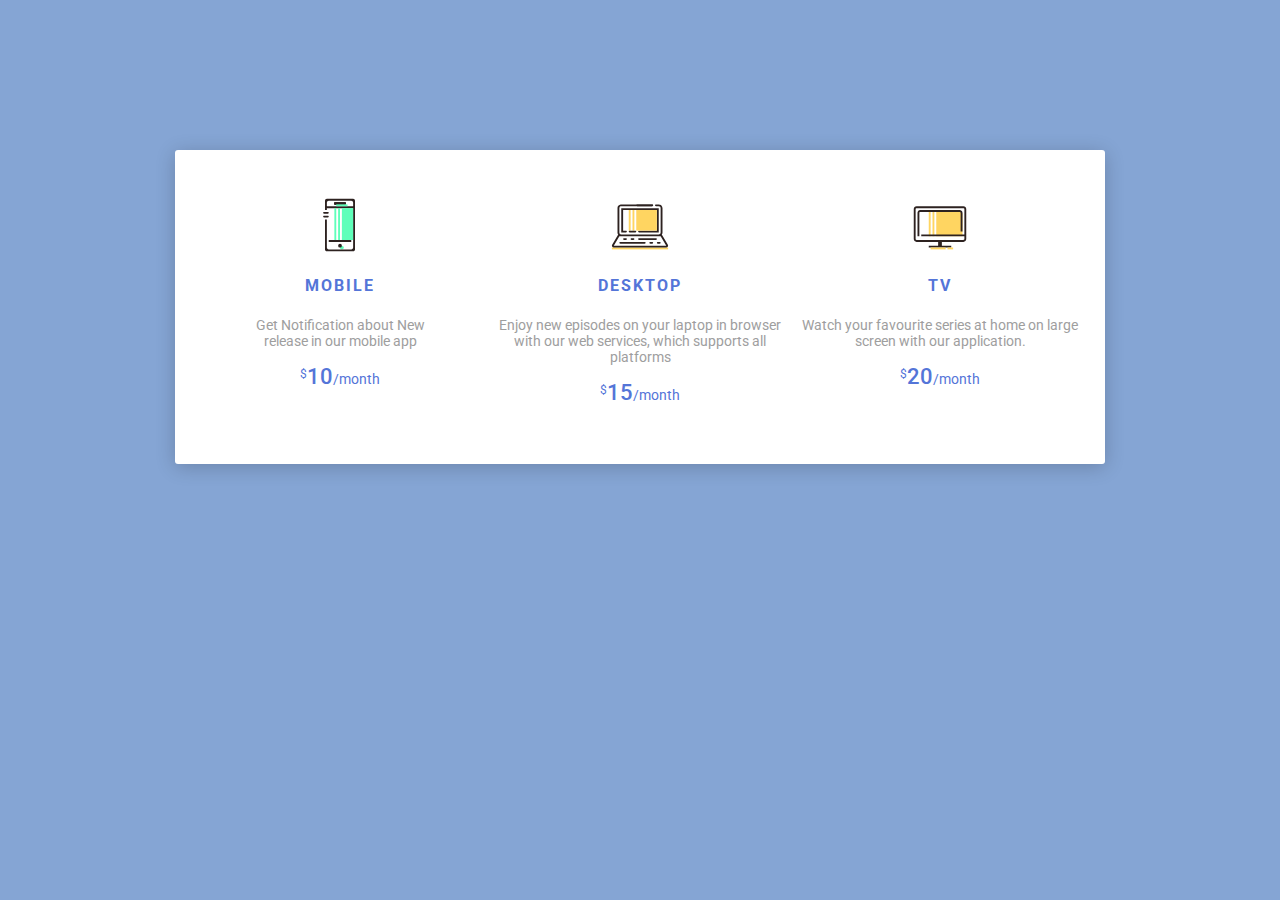
<file: loop 1 - step 1/index.html>
<!DOCTYPE html>
<html lang="en">
<head>
  <meta charset="UTF-8">
  <meta name="viewport" content="width=device-width, initial-scale=1.0">
  <meta http-equiv="X-UA-Compatible" content="ie=edge">
  <title>Loop 1 - Step 1</title>
  <link href="https://fonts.googleapis.com/css?family=Roboto:400,500,700" rel="stylesheet">
  <link rel="stylesheet" href="./styles.css" />
</head>
<body>
  
  <section class="container">
    <!-- Content Box -->
    <div class="contentBox">
      <div class="brandIco">
        <img src="img/device.svg">
      </div>
      <h4 class="brandColor brandTitle">MOBILE</h4>
      <p class="muted">Get Notification about New <br/> release in our mobile app</p>
      <p class="brandColor"><sup>$</sup><span class="currency">10</span>/month</p>
    </div>
    <!-- Content Box -->

    <!-- Content Box -->
    <div class="contentBox">
      <div class="brandIco">
        <img src="img/laptop.svg">
      </div>
      <h4 class="brandColor brandTitle">DESKTOP</h4>
      <p class="muted">Enjoy new episodes on your laptop in browser with our web services, which supports all platforms</p>
      <p class="brandColor"><sup>$</sup><span class="currency">15</span>/month</p>
    </div>
    <!-- Content Box -->

    <!-- Content Box -->
    <div class="contentBox">
      <div class="brandIco">
        <img src="img/monitor.svg">
      </div>
      <h4 class="brandColor brandTitle">TV</h4>
      <p class="muted">Watch your favourite series at home on large screen with our application.</p>
      <p class="brandColor"><sup>$</sup><span class="currency">20</span>/month</p>
    </div>
    <!-- Content Box -->
  </section>

</body>
</html>
</file>
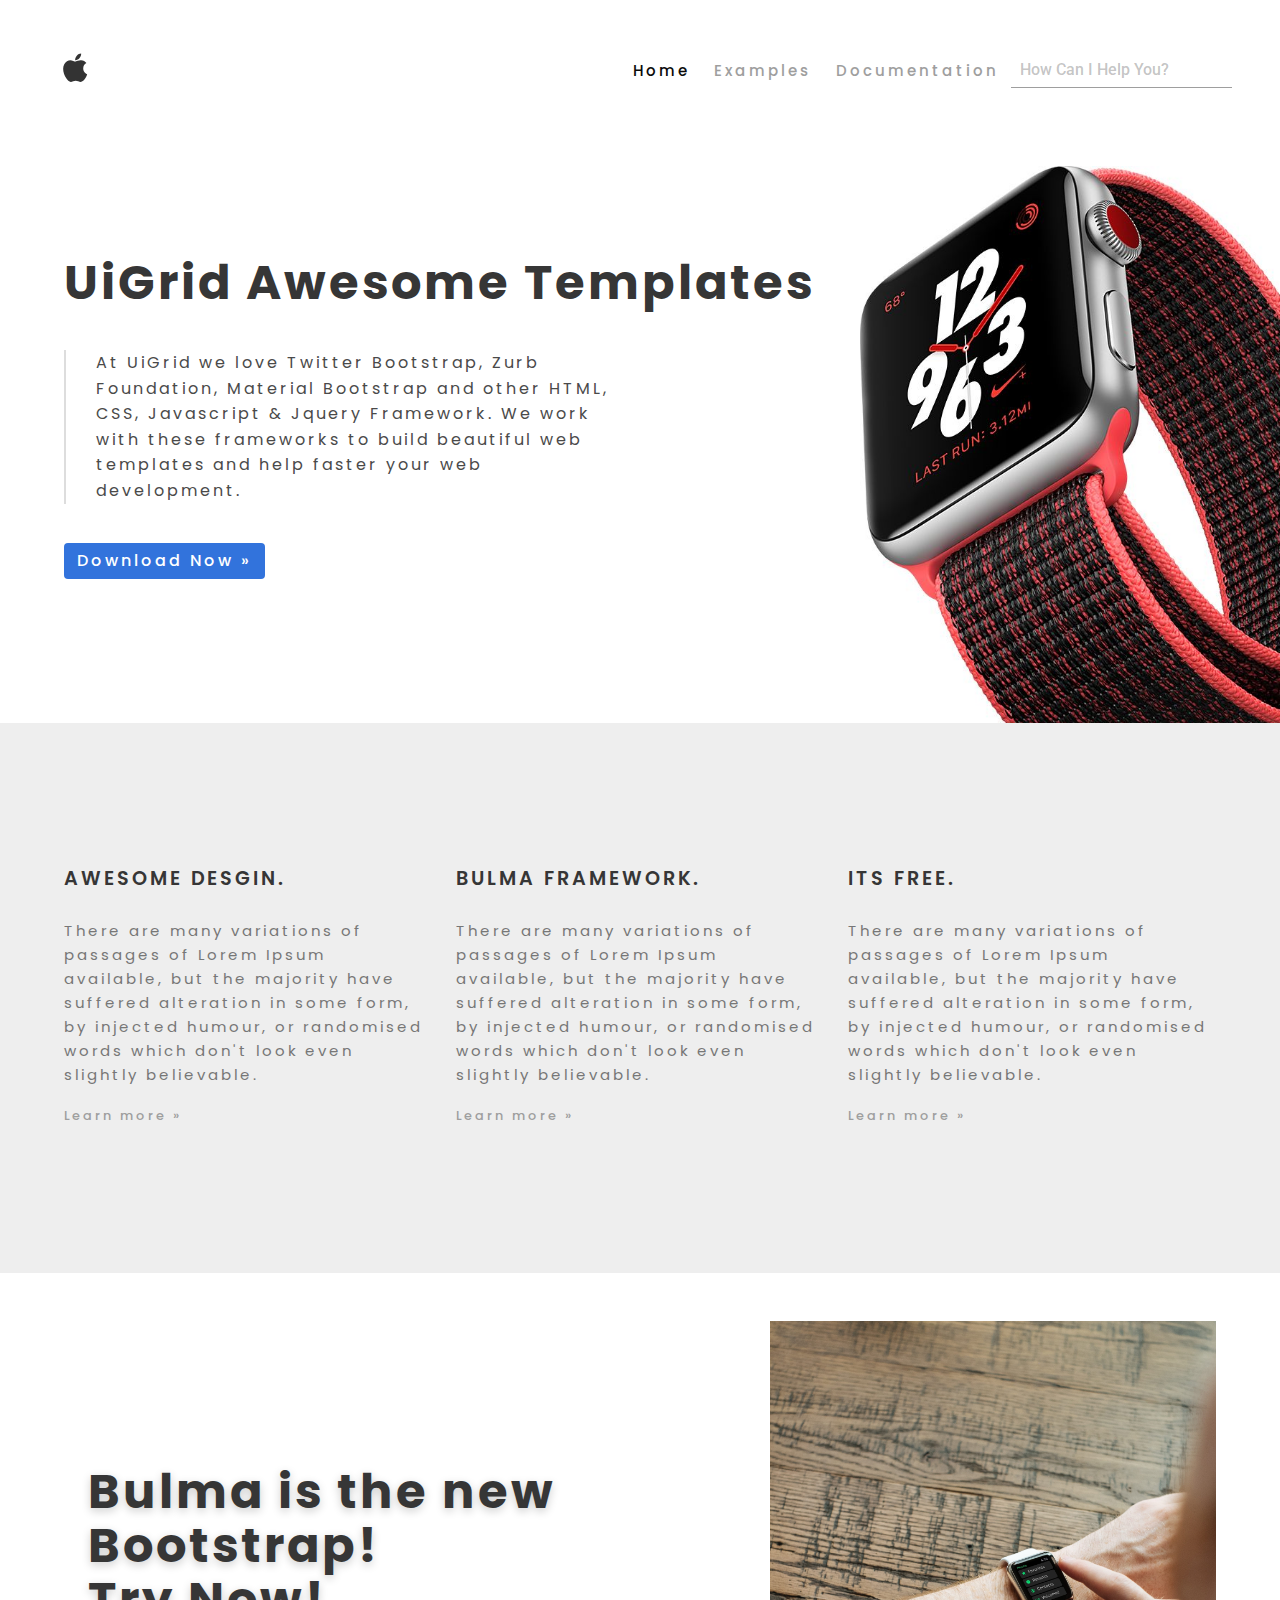
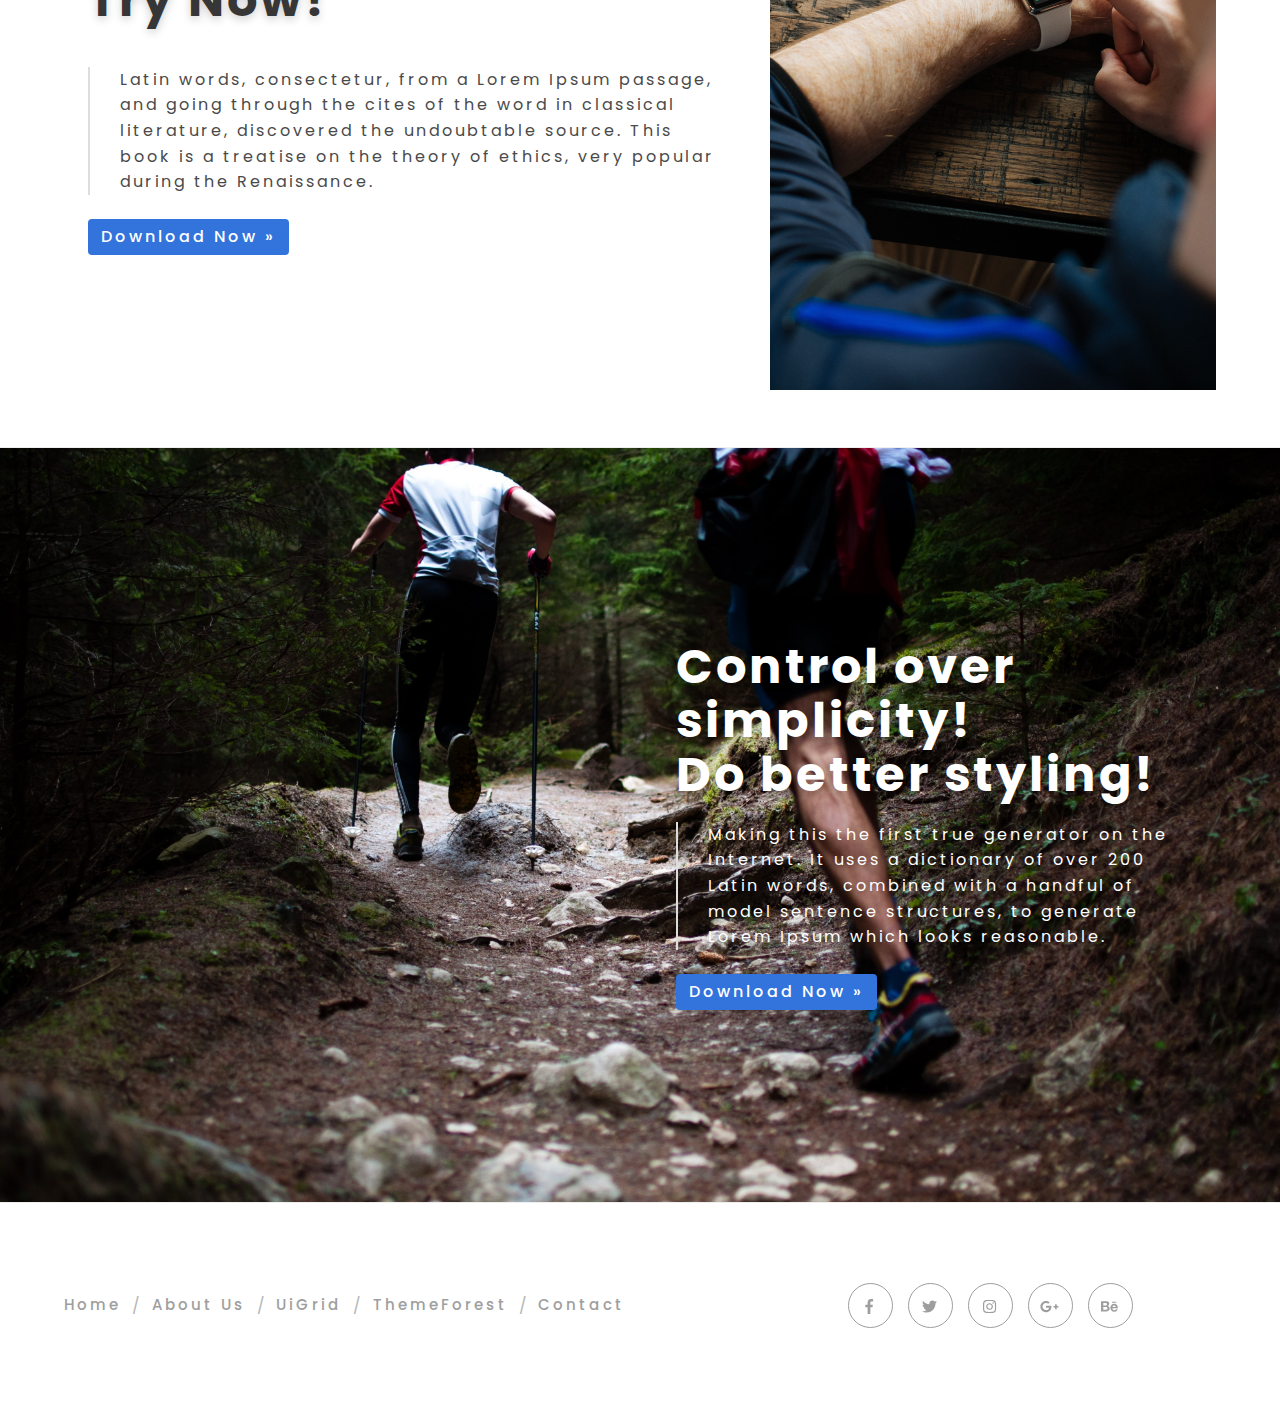
<file: loop 1 - step 10/index.html>
<!DOCTYPE html>
<html lang="en">
<head>
  <meta charset="UTF-8">
  <meta name="viewport" content="width=device-width, initial-scale=1.0">
  <meta http-equiv="X-UA-Compatible" content="ie=edge">
  <title>Loop 1 - Challenge</title>
  <link href="https://fonts.googleapis.com/css?family=Roboto:300,400,500,700" rel="stylesheet">
  <!-- CSS -->
  <link rel="stylesheet" href="css/bulma.min.css" />
  <link rel="stylesheet" href="css/main.css" />

  <!-- FontAwesome -->
  <link rel="stylesheet" type="text/css" href="css/fa-svg-with-js.css">
</head>
<body>

  <!-- Main wrapper -->
  <div class="wrapper">

    <!-- Cover Image -->
    <section class="hero hero-cover is-medium">
      <!-- Hero head: will stick at the top -->
      <div class="hero-head">
        <nav class="navbar">
          <div class="container">
            <div class="navbar-brand">
              <a class="navbar-item">
                <img src="img/logo.svg" alt="Logo">
              </a>
              <span class="navbar-burger burger" data-target="navbarTop">
                <span></span>
                <span></span>
                <span></span>
              </span>
            </div>
            <div id="navbarTop" class="navbar-menu">
              <div class="navbar-end">
                <a class="navbar-item is-active">Home</a>
                <a class="navbar-item">Examples</a>
                <a class="navbar-item">Documentation</a>
                <input class="input navbar-input" type="text" placeholder="How can I help you?">
              </div>
            </div>
          </div>
        </nav>
      </div>

      <!-- Hero content: will be in the middle -->
      <div class="hero-body">
        <div class="container has-text-left">
          <h1 class="title">UiGrid Awesome Templates</h1>

          <div class="columns">
            <div class="column is-half">
              <p class="subtitle">At UiGrid we love Twitter Bootstrap, Zurb Foundation, Material Bootstrap and other HTML, CSS, Javascript & Jquery Framework. We work with these frameworks to build beautiful web templates and help faster your web development.</p>
            </div>
          </div>

          <a href="http://www.uigrid.com" class="button is-link" target="_blank">Download Now &raquo;</a>
          
        </div>
      </div>
    </section>
    <!-- Cover Image -->

    <!-- Services -->
    <section class="section is-medium light-background">
      <div class="container">

        <div class="columns">
          <!-- Item  -->
          <div class="column">
            <div class="content_box">
              <h4 class="title">Awesome Desgin.</h4>

              <p class="subTitle">There are many variations of passages of Lorem Ipsum available, but the majority have suffered alteration in some form, by injected humour, or randomised words which don't look even slightly believable.</p>

              <a href="http://www.uigrid.com" class="button-link is-text is-small" target="_blank">Learn more &raquo;</a>
            </div>
          </div>
          <!-- Item  -->
          
          <!-- Item  -->
          <div class="column">
            <div class="content_box">
              <h4 class="title">Bulma Framework.</h4>

              <p class="subTitle">There are many variations of passages of Lorem Ipsum available, but the majority have suffered alteration in some form, by injected humour, or randomised words which don't look even slightly believable.</p>

              <a href="http://www.uigrid.com" class="button-link is-text is-small" target="_blank">Learn more &raquo;</a>
            </div>
          </div>
          <!-- Item  -->
          
          <!-- Item  -->
          <div class="column">
            <div class="content_box">
              <h4 class="title">Its Free.</h4>

              <p class="subTitle">There are many variations of passages of Lorem Ipsum available, but the majority have suffered alteration in some form, by injected humour, or randomised words which don't look even slightly believable.</p>

              <a href="http://www.uigrid.com" class="button-link is-text is-small" target="_blank">Learn more &raquo;</a>
            </div>
          </div>
          <!-- Item  -->


        </div>

      </div>
    </section>
    <!-- Services -->

    <!-- call to action -->
    <section class="section">
      <div class="container">
        
        <div class="columns">
          <!-- Item -->
          <div class="column is-three-fifths">
              <div class="hero is-medium">
                <!-- Hero content: will be in the middle -->
                <div class="hero-body hero-section ">
                  <div class="has-text-left">
                    <h1 class="title">Bulma is the new Bootstrap! <br/> Try Now!</h1>
                    <p class="subtitle">Latin words, consectetur, from a Lorem Ipsum passage, and going through the cites of the word in classical literature, discovered the undoubtable source. This book is a treatise on the theory of ethics, very popular during the Renaissance. </p>

                    <a href="http://www.uigrid.com" class="button is-link" target="_blank">Download Now &raquo;</a>
                    
                  </div>
                </div>
              </div>
          </div>
          <!-- Item -->

          <!-- Item -->
          <div class="column">
              <img src="img/preview.jpg">
          </div>
          <!-- Item -->

        </div>

      </div>
    </section>
    <!-- call to action -->

    <!-- call to action -->
    <section class="section section-background-1">
      <div class="container">
        
        <div class="columns">
          <!-- Item -->
          <div class="column is-half is-offset-half">
              <div class="hero is-medium">
                <!-- Hero content: will be in the middle -->
                <div class="hero-body hero-section-cta">
                  <div class="has-text-left">
                    <h1 class="title">Control over simplicity! <br/> Do better styling!</h1>
                    <p class="subtitle">Making this the first true generator on the Internet. It uses a dictionary of over 200 Latin words, combined with a handful of model sentence structures, to generate Lorem Ipsum which looks reasonable. </p>

                    <a href="http://www.uigrid.com" class="button is-link" target="_blank">Download Now &raquo;</a>
                    
                  </div>
                </div>
              </div>
          </div>
          <!-- Item -->

        </div>

      </div>
    </section>
    <!-- call to action -->

    <!-- footer -->
    <section class="section is-footer">
      <div class="container">

        <div class="columns">
          <!-- item -->
          <div class="column is-two-thirds">

            <nav class="breadcrumb" aria-label="breadcrumbs">
              <ul>
                <li><a href="http://www.uigrid.com" target="_blank">Home</a></li>
                <li><a href="http://www.uigrid.com" target="_blank">About Us</a></li>
                <li><a href="http://www.uigrid.com" target="_blank">UiGrid</a></li>
                <li><a href="http://www.uigrid.com" target="_blank">ThemeForest</a></li>
                <li><a href="http://www.uigrid.com" target="_blank" aria-current="page">Contact</a></li>
              </ul>
            </nav>

          </div>
          <!-- item -->

          <!-- item -->
          <div class="column">

            <nav class="social">
              <ul>
                <li><a href="https://www.facebook.com/uigridcom"><i class="fab fa-facebook-f"></i></a></li>
                <li><a href="https://twitter.com/uigridcom"><i class="fab fa-twitter"></i></a></li>
                <li><a href="https://www.instagram.com/uigrid/"><i class="fab fa-instagram"></i></a></li>
                <li><a href="https://plus.google.com/+UiGridMarketplace"><i class="fab fa-google-plus-g"></i></a></li>
                <li><a href="https://www.behance.net/vinayakrajguru"><i class="fab fa-behance"></i></a></li>
              </ul>
            </nav>

          </div>
          <!-- item -->
        </div>
        
      </div>
    </section>
    <!-- footer -->
    
  </div>
  <!-- Main wrapper -->

  <!-- Scripts -->
  <script type="text/javascript" src="js/fontawesome-all.js"></script>
</body>
</html>
</file>
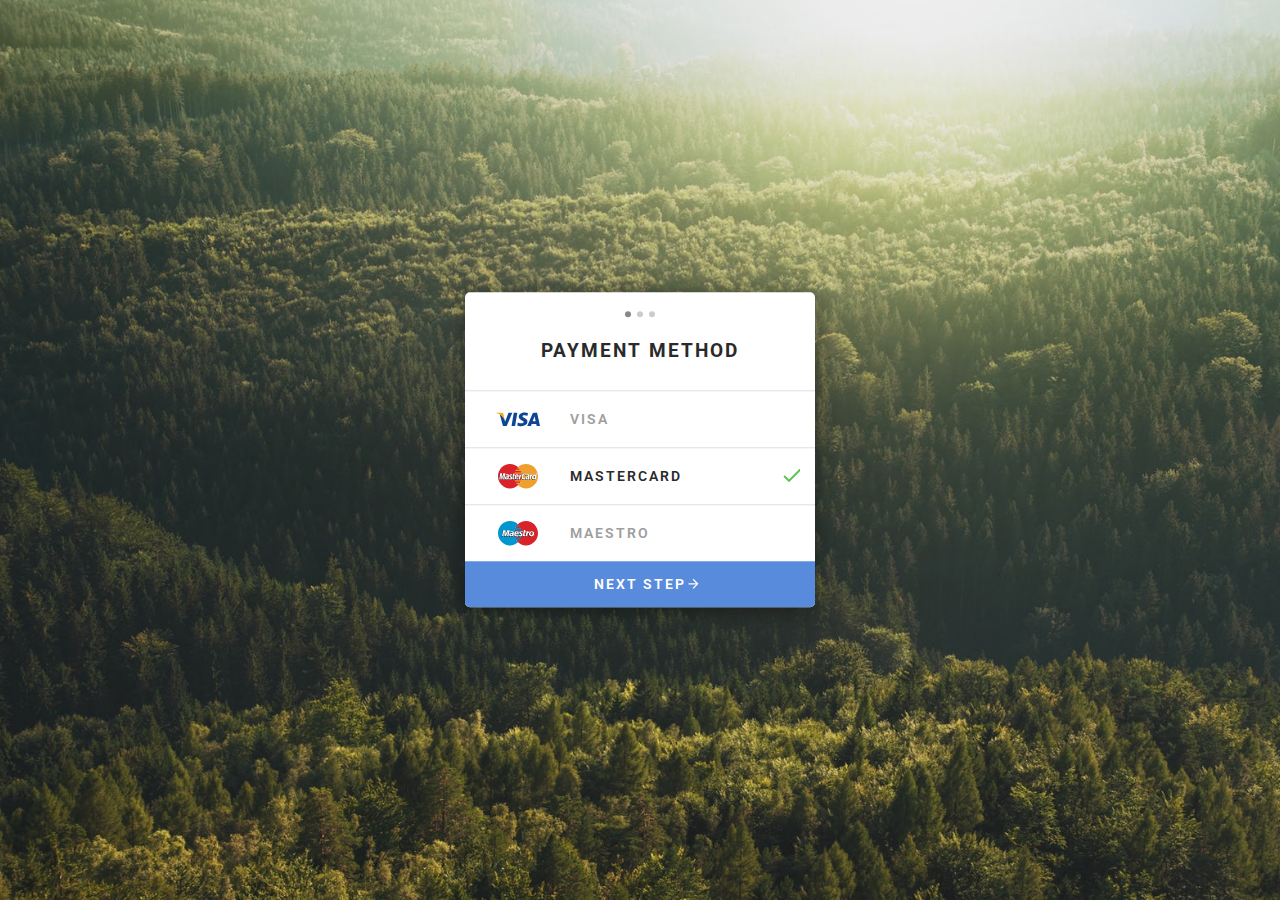
<file: loop 1 - step 2/index.html>
<!DOCTYPE html>
<html lang="en">
<head>
  <meta charset="UTF-8">
  <meta name="viewport" content="width=device-width, initial-scale=1.0">
  <meta http-equiv="X-UA-Compatible" content="ie=edge">
  <title>Loop 1 - Step 2</title>
  <link href="https://fonts.googleapis.com/css?family=Roboto:400,500,700" rel="stylesheet">
  <link rel="stylesheet" href="./styles.css" />
</head>
<body>

	<div class="card">
		<!-- Navigation Dots -->
		<ul class="nav_dots">
			<li class="active"></li>
			<li></li>
			<li></li>
		</ul>
		<!-- Navigation Dots -->

		<!-- Heading -->
		<div class="card_heading">
			<h3 class="card_title">Payment Method</h3>
		</div>
		<!-- Heading -->

		<!-- Gateway List -->
		<ul class="card_list">
			<!-- List Item -->
			<li>
				<a href="#">
					<div class="card_list_img">
						<img src="img/visa.svg">
					</div>
					<div class="card_list_title">
						Visa
					</div>
				</a>
			</li>
			<!-- List Item -->

			<!-- List Item -->
			<li>
				<a href="#">
					<div class="card_list_img">
						<img src="img/mastercard.svg">
					</div>
					<div class="card_list_title active">
						Mastercard
					</div>
				</a>
			</li>
			<!-- List Item -->

			<!-- List Item -->
			<li>
				<a href="#">
					<div class="card_list_img">
						<img src="img/maestro.svg">
					</div>
					<div class="card_list_title">
						Maestro
					</div>
				</a>
			</li>
			<!-- List Item -->
		</ul>
		<!-- Gateway List -->

		<!-- Button -->
		<a class="btn btn-default" href="#">Next Step</a>
		<!-- Button -->
	</div>
  
</body>
</html>
</file>
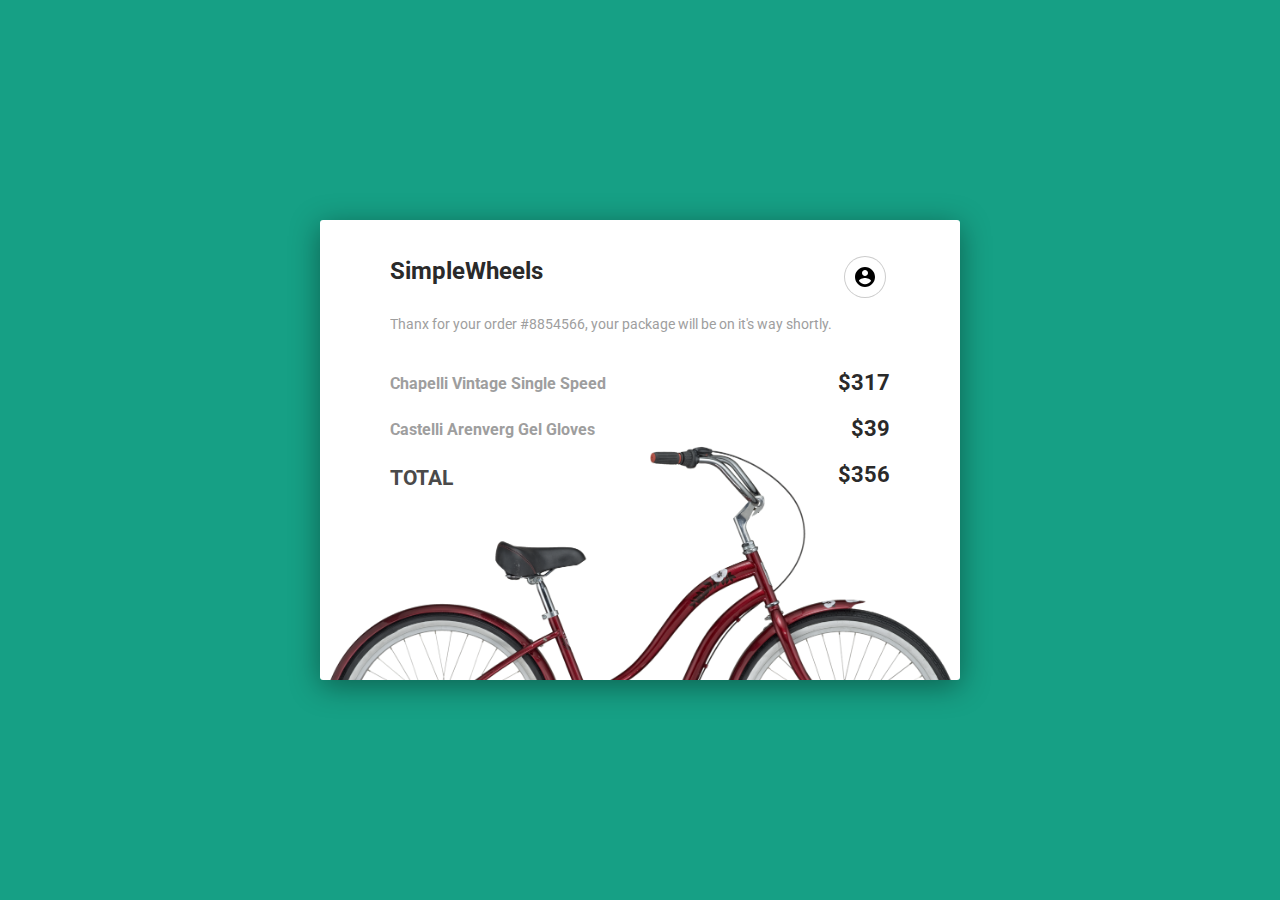
<file: loop 1 - step 3/index.html>
<!DOCTYPE html>
<html lang="en">
<head>
  <meta charset="UTF-8">
  <meta name="viewport" content="width=device-width, initial-scale=1.0">
  <meta http-equiv="X-UA-Compatible" content="ie=edge">
  <title>Loop 1 - Step 3</title>
  <link href="https://fonts.googleapis.com/css?family=Roboto:400,500,700" rel="stylesheet">
  <link rel="stylesheet" href="./styles.css" />
</head>
<body>

	<!-- cart -->
	<div class="card">
		<!-- card header -->
		<div class="card_heading">
			<div class="card_heading_content">
				<h2 class="card_title">SimpleWheels</h2>
			</div>
			
			<div class="card_heading_ico">
				<img src="img/account.svg">
			</div>
			<div class="clearfix"></div>
			
			<p class="muted">Thanx for your order #8854566, your package will be on it's way shortly.</p>
		</div>
		<!-- card header -->

		<!-- Cart Item -->
		<ul class="cart_list">

			<!-- item -->
			<li>
				<div class="cart_item_title">
					<h4 class="card_title muted">Chapelli Vintage Single Speed</h4>
				</div>
				<div class="cart_item_cost">
					<span class="cart_item_amount">$317</span>
				</div>
			</li>
			<!-- item -->

			<!-- item -->
			<li>
				<div class="cart_item_title">
					<h4 class="card_title muted">Castelli Arenverg Gel Gloves</h4>
				</div>
				<div class="cart_item_cost">
					<span class="cart_item_amount">$39</span>
				</div>
			</li>
			<!-- item -->

			<!-- item -->
			<li>
				<div class="cart_item_title">
					<h4 class="card_title muted"><span class="cart_total">TOTAL</span></h4>
				</div>
				<div class="cart_item_cost">
					<span class="cart_item_amount">$356</span>
				</div>
			</li>
			<!-- item -->

		</ul>
		<!-- Cart Item -->
	</div>
	<!-- cart -->
  
</body>
</html>
</file>
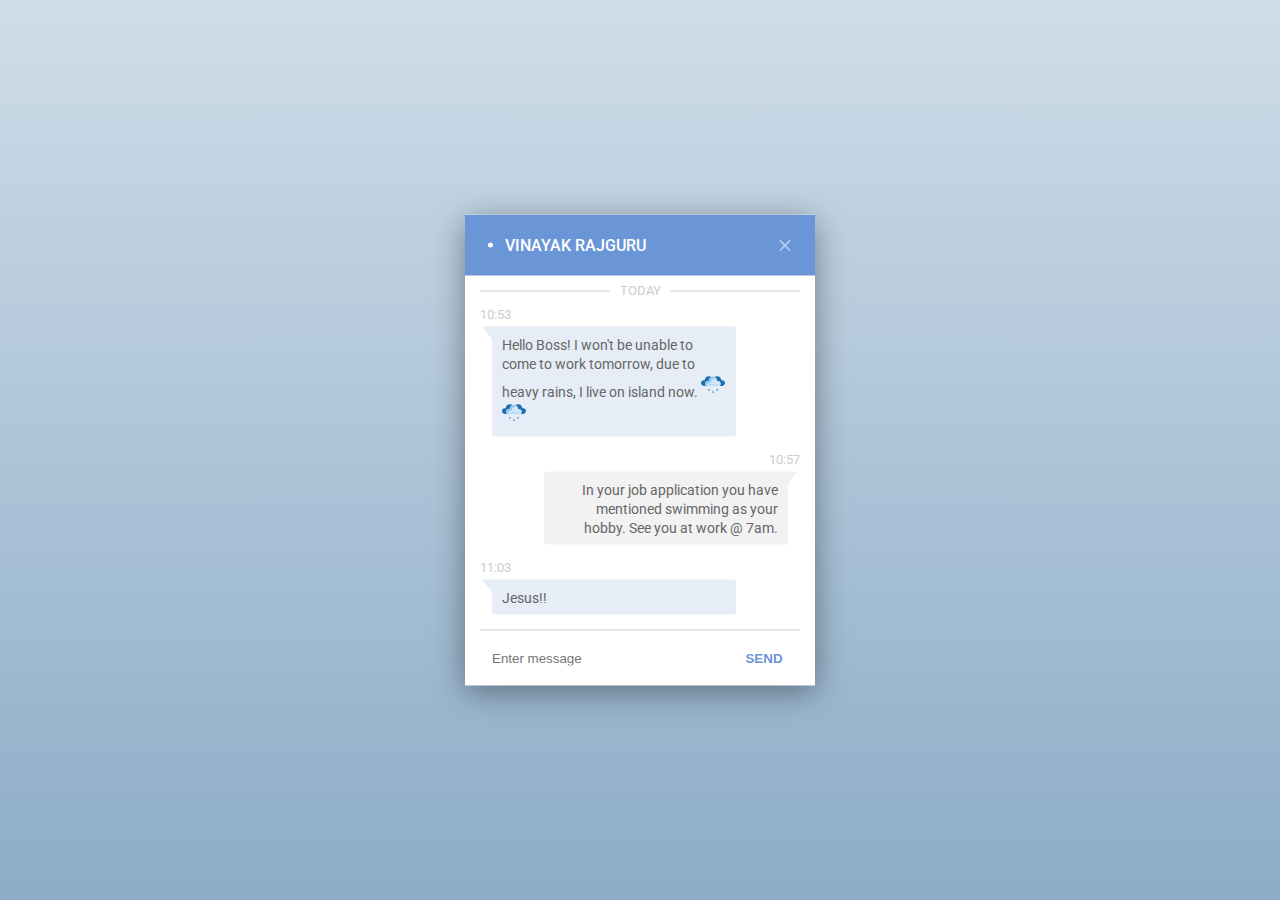
<file: loop 1 - step 4/index.html>
<!DOCTYPE html>
<html lang="en">
<head>
  <meta charset="UTF-8">
  <meta name="viewport" content="width=device-width, initial-scale=1.0">
  <meta http-equiv="X-UA-Compatible" content="ie=edge">
  <title>Loop 1 - Step 4</title>
  <link href="https://fonts.googleapis.com/css?family=Roboto:400,500,700" rel="stylesheet">
  <link rel="stylesheet" href="./styles.css" />
</head>
<body>

	<!-- ChatBox -->
	<div class="card">

		<!-- Chat heading -->
		<div class="card_heading">
			<ul class="card_title">
				<li>
					Vinayak Rajguru
					<span class="card_close"><img src="img/close.svg"></span>
				</li>
			</ul>
		</div>
		<!-- Chat heading -->


		<div class="card_chat">
			<!-- Divider -->
			<div class="chat_divider">
				<small class="chat_day">Today</small>
			</div>
			<!-- Divider -->

			<!-- Chat User One - Left -->
			<div class="chat_left">
				<small class="chat_time muted">10:53</small>
				<div class="chat_content">
					<span class="chat_cone"></span>
					<span class="chat_content_text">Hello Boss! I won't be unable to come to work tomorrow, due to heavy rains, I live on island now. <img class="chat_ico" src="img/rain.svg"> <img class="chat_ico" src="img/rain.svg"></span>
				</div>
			</div>
			<!-- Chat User One - Left -->

			<!-- Chat User two - Left -->
			<div class="chat_right">
				<small class="chat_time muted">10:57</small>
				<div class="chat_content_right">
					<span class="chat_cone_right"></span>
					<span class="chat_content_text">In your job application you have mentioned swimming as your  hobby. See you at work @ 7am.</span>
				</div>
				<div class="clearfix"></div>
			</div>
			<!-- Chat User two - Left -->

			<!-- Chat User One - Left -->
			<div class="chat_left">
				<small class="chat_time muted">11:03</small>
				<div class="chat_content">
					<span class="chat_cone"></span>
					<span class="chat_content_text">Jesus!!</span>
				</div>
			</div>
			<!-- Chat User One - Left -->

			<!-- Divider -->
			<div class="chat_divider"></div>
			<!-- Divider -->
			<input class="chat_text" type="text" name="text" placeholder="Enter message">
			<button class="chat_submit">Send</button>
		</div>
	</div>
	<!-- ChatBox -->
  
</body>
</html>
</file>
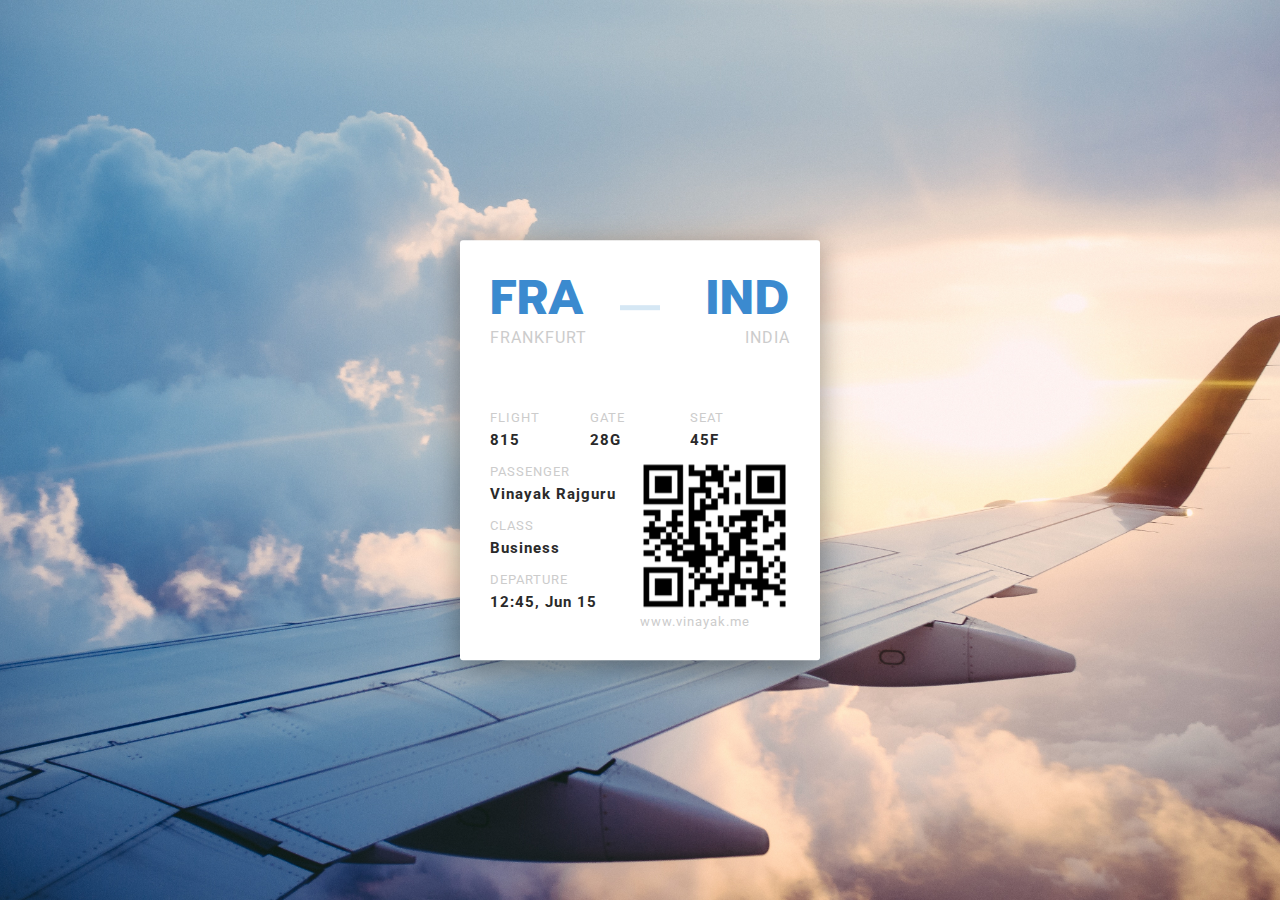
<file: loop 1 - step 5/index.html>
<!DOCTYPE html>
<html lang="en">
<head>
  <meta charset="UTF-8">
  <meta name="viewport" content="width=device-width, initial-scale=1.0">
  <meta http-equiv="X-UA-Compatible" content="ie=edge">
  <title>Loop 1 - Step 5</title>
  <link href="https://fonts.googleapis.com/css?family=Roboto:400,500,700" rel="stylesheet">
  <link href="https://fonts.googleapis.com/css?family=Prompt:900" rel="stylesheet">
  <link rel="stylesheet" href="./styles.css" />
</head>
<body>

	<div class="card">
		<div class="card_heading">
			<!-- Destination From -->
			<div class="card_flight_from">
				<span class="flight_dest">FRA</span>
				<span class="flight_dest_main muted">FRANKFURT</span>
			</div>
			<!-- Destination From -->

			<!-- Divider -->
			<div class="card_flight_sep">
				<div class="flight_divider"></div>
			</div>
			<!-- Divider -->

			<!-- Destination to -->
			<div class="card_flight_to">
				<span class="flight_dest">IND</span>
				<span class="flight_dest_main muted">INDIA</span>
			</div>
			<!-- Destination to -->
		</div>
		<div class="card_flight_details">
			<!-- Flight Details -->
			<div class="flight_wrap col_33">
				<small class="flight_title_sec muted">Flight</small>
				<h4 class="flight_subtitle">815</h4>
			</div>
			<div class="flight_wrap col_33">
				<small class="flight_title_sec muted">Gate</small>
				<h4 class="flight_subtitle">28G</h4>
			</div>
			<div class="flight_wrap col_33">
				<small class="flight_title_sec muted">Seat</small>
				<h4 class="flight_subtitle">45F</h4>
			</div>
			<!-- Flight Details -->

			<!-- Passenger Details -->
			<div class="flight_pass">
				<div class="col__50">
					<div class="flight_wrap">
						<small class="flight_title_sec muted">Passenger</small>
						<h4 class="flight_subtitle">Vinayak Rajguru</h4>
					</div>
					<div class="flight_wrap">
						<small class="flight_title_sec muted">Class</small>
						<h4 class="flight_subtitle">Business</h4>
					</div>
					<div class="flight_wrap">
						<small class="flight_title_sec muted">Departure</small>
						<h4 class="flight_subtitle">12:45, Jun 15</h4>
					</div>
				</div>
				<div class="col__50">
					<img class="flight_qr" src="img/qr.png">
					<small class="muted">www.vinayak.me</small>
				</div>
			</div>
			<div class="clearfix"></div>
			<!-- Passenger Details -->

		</div>	
	</div>
  
</body>
</html>
</file>
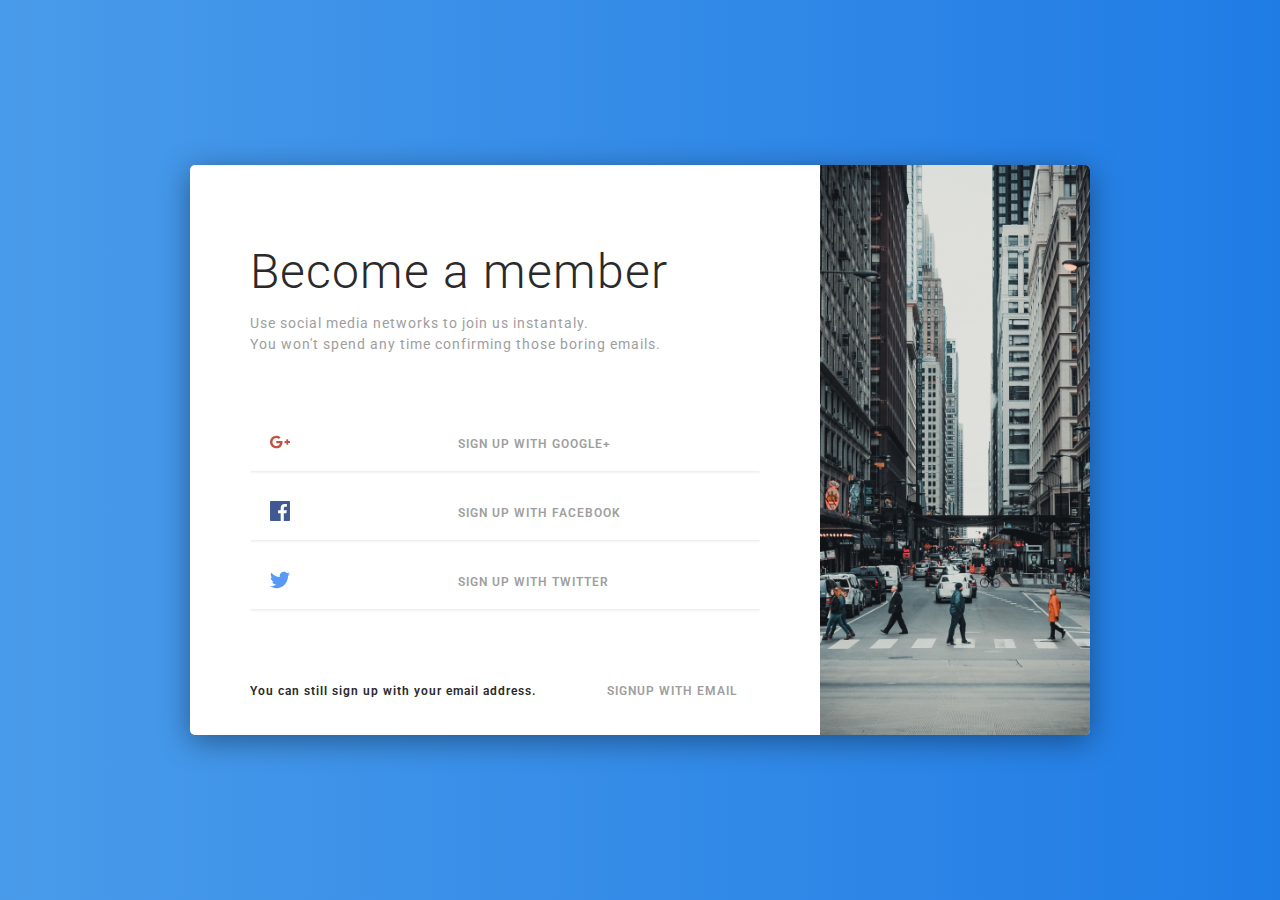
<file: loop 1 - step 6/index.html>
<!DOCTYPE html>
<html lang="en">
<head>
  <meta charset="UTF-8">
  <meta name="viewport" content="width=device-width, initial-scale=1.0">
  <meta http-equiv="X-UA-Compatible" content="ie=edge">
  <title>Loop 1 - Step 6</title>
  <link href="https://fonts.googleapis.com/css?family=Roboto:300,400,500,700" rel="stylesheet">
  <link rel="stylesheet" href="./styles.css" />
</head>
<body>
  
  <div class="card">

    <div class="col_70">
      <div class="card_wrap">
        <!-- card heading -->
        <div class="card_heading">
          <h3 class="card_title">Become a member</h3>
          <p class="card_subtitle muted">Use social media networks to join us instantaly.</p>
          <p class="card_subtitle muted">You won't spend any time confirming those boring emails.</p>
        </div>
        <div class="clearfix"></div>
        <!-- card heading -->

        <!-- Social Media -->
        <ul class="social_list">
          <!-- List Item -->
          <li>
            <a class="social_link" href="#">
              <div class="social_ico"><img src="img/googleplus.svg"></div>
              <div class="social_text muted">Sign up with Google+</div>
            </a>
          </li>
          <!-- List Item -->
          <!-- List Item -->
          <li>
            <a class="social_link" href="#">
              <div class="social_ico"><img src="img/facebook.svg"></div>
              <div class="social_text muted">Sign up with Facebook</div>
            </a>
          </li>
          <!-- List Item -->
          <!-- List Item -->
          <li>
            <a class="social_link" href="#">
              <div class="social_ico"><img src="img/twitter.svg"></div>
              <div class="social_text muted">Sign up with Twitter</div>
            </a>
          </li>
          <!-- List Item -->
        </ul>
        <div class="clearfix"></div>
        <!-- Social Media -->

        <!-- Social footer -->
        <div class="card_footer">
          <div class="col_70">
            <div class="card_email">You can still sign up with your email address.</div>
          </div>
          <div class="col_30">
            <div class="card_signup muted">Signup with Email</div>
          </div>
        </div>
        <div class="clearfix"></div>
        <!-- Social footer -->

      </div>
    </div>

    <div class="col_30">
      <div class="cardd_cover">
        <!-- Image as background -->
      </div>
    </div>
  </div>

</body>
</html>
</file>
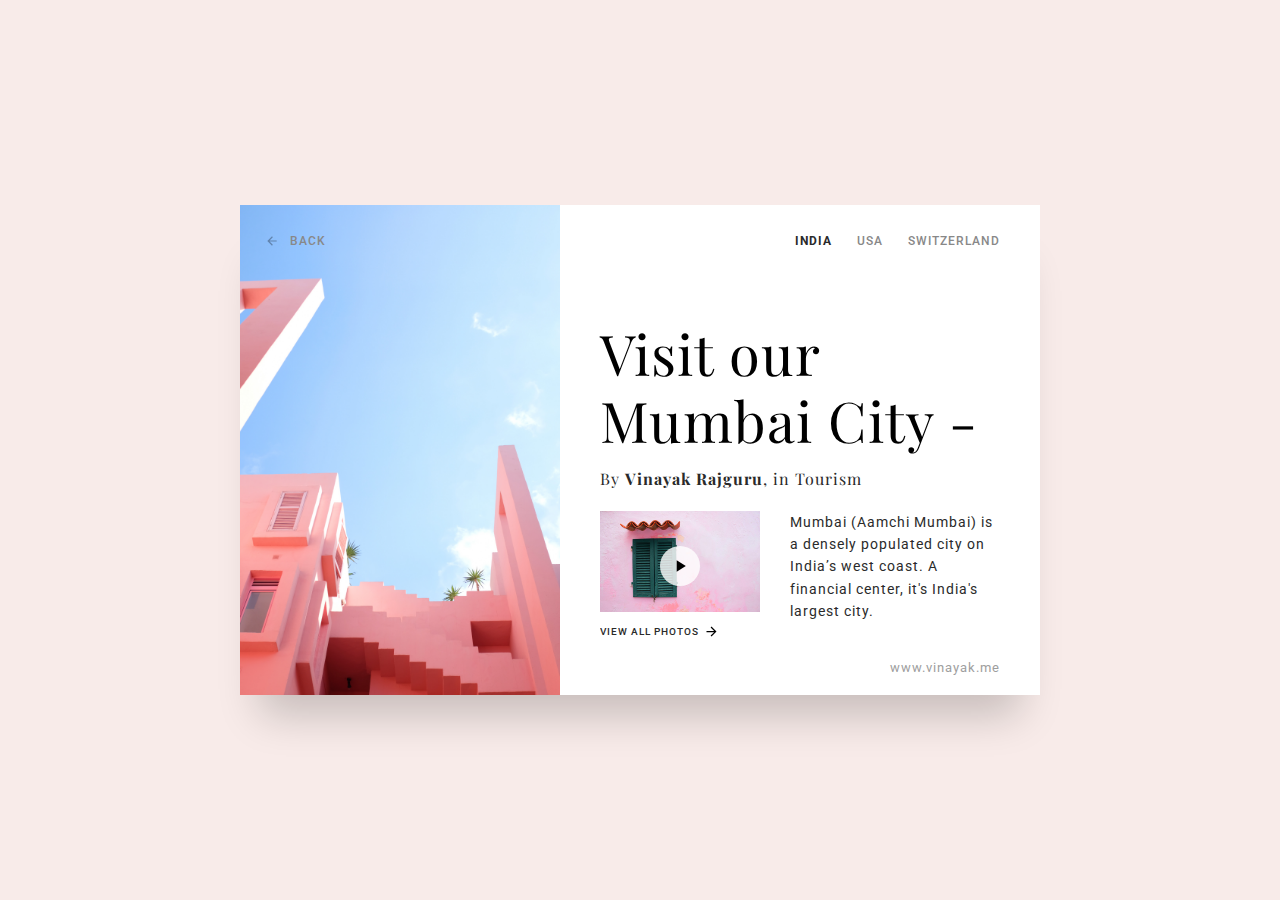
<file: loop 1 - step 8/index.html>
<!DOCTYPE html>
<html lang="en">
<head>
  <meta charset="UTF-8">
  <meta name="viewport" content="width=device-width, initial-scale=1.0">
  <meta http-equiv="X-UA-Compatible" content="ie=edge">
  <title>Loop 1 - Step 8</title>
  <link href="https://fonts.googleapis.com/css?family=Roboto:300,400,500,700" rel="stylesheet">
  <link href="https://fonts.googleapis.com/css?family=Playfair+Display" rel="stylesheet">
  <link rel="stylesheet" href="./styles.css" />
</head>
<body>



  <div class="card">
    <div class="col_40">
      <div class="card_wrap card_left">

          <!-- Top Menu -->
          <ul class="card_menu">
            <li class="card_menu_text">Back</li>
          </ul>
          <!-- Top Menu -->

      </div>
    </div>
    <div class="col_60">
      <div class="card_wrap card_right">
        <!-- Top City Heading -->
        <div class="card_heading">
          <!-- Top Menu -->
          <ul class="card_menu float_right">
            <li class="active">India</li>
            <li>USA</li>
            <li>Switzerland</li>
          </ul>
          <div class="clearfix"></div>
          <!-- Top Menu -->

          <h1 class="card_title">Visit our Mumbai City -</h1>
          <h4 class="card_subtitle">By <strong>Vinayak Rajguru</strong>, in Tourism</h4>

          <!-- City Description -->
          <div class="col_40">
            <div class="card_city_img">
              <img src="img/preview.jpg">
              <div class="city_play">
                <img src="img/play.svg">
              </div>
            </div>

            <small class="card_city_gallery">View all photos <img class="card_city_ico" src="img/arrow-forward.svg"></small>
          </div>
          <div class="col_60">
            <p class="card_city_des">Mumbai (Aamchi Mumbai) is a densely populated city on India’s west coast. A financial center, it's India's largest city.</p>
          </div>
          <div class="clearfix"></div>
          <!-- City Description -->
        </div>
        <!-- Top City Heading -->

        <small class="copyright">www.vinayak.me</small>
      </div>
    </div>
    <div class="clearfix"></div>
  </div>

</body>
</html>
</file>
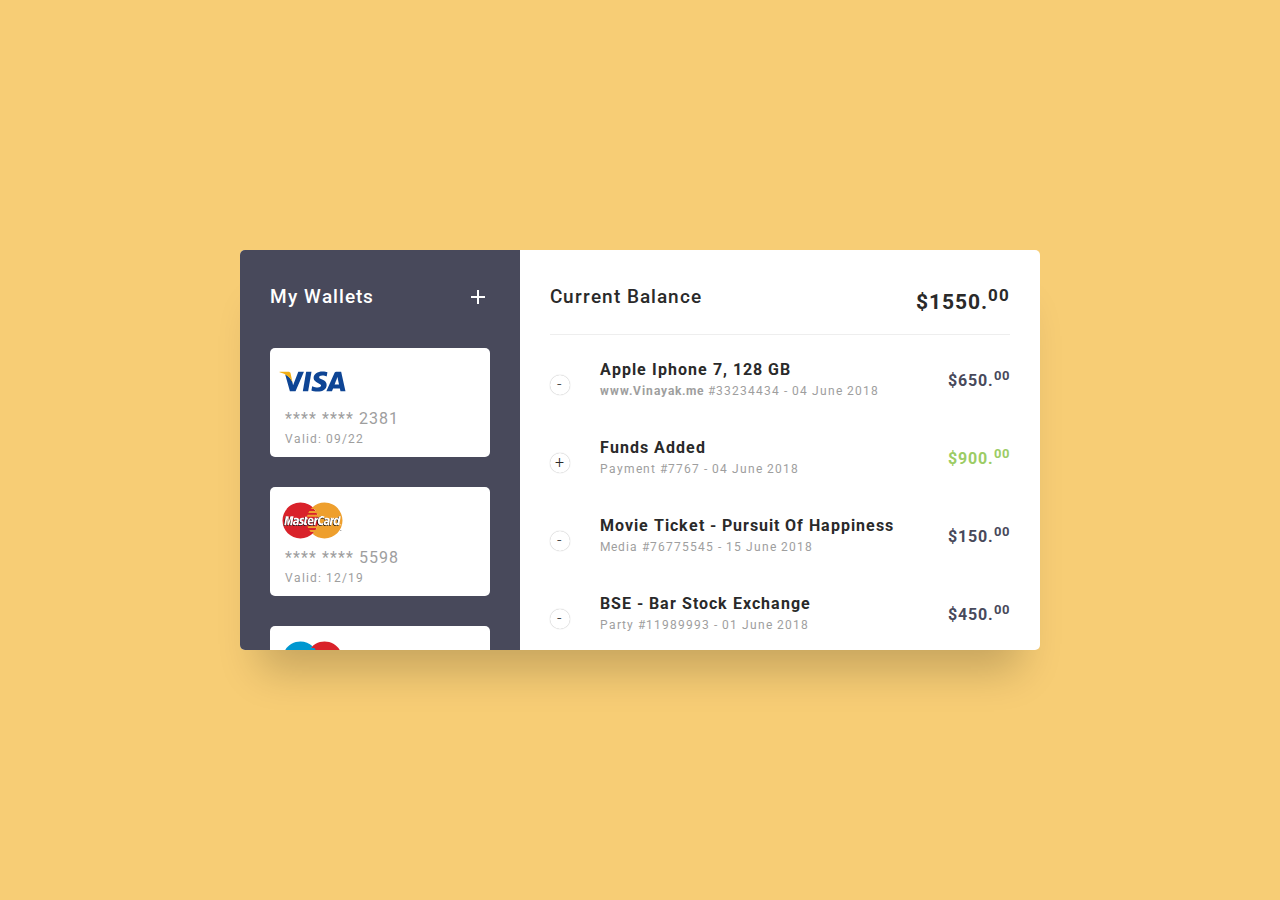
<file: loop 1 - step 9/index.html>
<!DOCTYPE html>
<html lang="en">
<head>
  <meta charset="UTF-8">
  <meta name="viewport" content="width=device-width, initial-scale=1.0">
  <meta http-equiv="X-UA-Compatible" content="ie=edge">
  <title>Loop 1 - Step 9</title>
  <link href="https://fonts.googleapis.com/css?family=Roboto:300,400,500,700" rel="stylesheet">
  <link rel="stylesheet" href="./styles.css" />
</head>
<body>
	<!-- Main Card -->
	<div class="card">
		<div class="col_35">
			<!-- Card Wrap -->
			<div class="card_wrap scroll_div light_background">
				<div class="card_left">

					<!-- Card Header -->
					<div class="card_header">
						<div class="header_title float_left color_white">My Wallets</div>
						<div class="header_ico float_right"><img src="img/plus.svg"></div>
						<div class="clearfix"></div>
					</div>
					<!-- Card Header -->

					<!-- Card Item -->
					<div class="card_item">
						<!-- img -->
						<img class="card_ico" src="img/visa.svg">
						<!-- Card no -->
						<span class="card_number muted">**** **** 2381</span>
						<span class="card_valid muted">Valid: 09/22</span>
					</div>
					<!-- Card Item -->

					<!-- Card Item -->
					<div class="card_item">
						<!-- img -->
						<img class="card_ico" src="img/mastercard.svg">
						<!-- Card no -->
						<span class="card_number muted">**** **** 5598</span>
						<span class="card_valid muted">Valid: 12/19</span>
					</div>
					<!-- Card Item -->

					<!-- Card Item -->
					<div class="card_item">
						<!-- img -->
						<img class="card_ico" src="img/maestro.svg">
						<!-- Card no -->
						<span class="card_number muted">**** **** 3679</span>
						<span class="card_valid muted">Valid: 03/24</span>
					</div>
					<!-- Card Item -->
					<div class="clearfix"></div>

				</div>
			</div>
			<!-- Card Wrap -->
		</div>
		<div class="col_65">
			<!-- Card Wrap -->
			<div class="card_wrap scroll_div">
				<div class="card_right">

					<!-- Card Header -->
					<div class="card_header card_header_right">
						<div class="header_title float_left">Current Balance</div>
						<div class="header_bal float_right">$1550.<sup>00</sup></div>
						<div class="clearfix"></div>
					</div>
					<!-- Card Header -->

					<!-- Card list -->
					<div class="card_list">
						<div class="list_ico">-</div>
						<div class="list_details">
							<h4 class="list_title">Apple Iphone 7, 128 GB</h4>
							<p class="list_subtitle muted"><b>www.Vinayak.me</b> #33234434 - 04 June 2018</p>
						</div>
						<div class="list_cost">
							$650.<sup>00</sup>
						</div>
						<div class="clearfix"></div>
					</div>
					<!-- Card list -->

					<!-- Card list -->
					<div class="card_list">
						<div class="list_ico">+</div>
						<div class="list_details">
							<h4 class="list_title">Funds Added</h4>
							<p class="list_subtitle muted">Payment #7767 - 04 June 2018</p>
						</div>
						<div class="list_cost added_cost">
							$900.<sup>00</sup>
						</div>
						<div class="clearfix"></div>
					</div>
					<!-- Card list -->

					<!-- Card list -->
					<div class="card_list">
						<div class="list_ico">-</div>
						<div class="list_details">
							<h4 class="list_title">Movie Ticket - Pursuit Of Happiness</h4>
							<p class="list_subtitle muted">Media #76775545 - 15 June 2018</p>
						</div>
						<div class="list_cost">
							$150.<sup>00</sup>
						</div>
						<div class="clearfix"></div>
					</div>
					<!-- Card list -->

					<!-- Card list -->
					<div class="card_list">
						<div class="list_ico">-</div>
						<div class="list_details">
							<h4 class="list_title">BSE - Bar Stock Exchange</h4>
							<p class="list_subtitle muted">Party #11989993 - 01 June 2018</p>
						</div>
						<div class="list_cost">
							$450.<sup>00</sup>
						</div>
						<div class="clearfix"></div>
					</div>
					<!-- Card list -->

					<!-- Card list -->
					<div class="card_list">
						<div class="list_ico">-</div>
						<div class="list_details">
							<h4 class="list_title">Enerdy Bill</h4>
							<p class="list_subtitle muted">Other #99898898 - 04 June 2018</p>
						</div>
						<div class="list_cost">
							$120.<sup>00</sup>
						</div>
						<div class="clearfix"></div>
					</div>
					<!-- Card list -->

					<!-- Card list -->
					<div class="card_list">
						<div class="list_ico">-</div>
						<div class="list_details">
							<h4 class="list_title">Gas Station</h4>
							<p class="list_subtitle muted">Other #9251 - 04 June 2018</p>
						</div>
						<div class="list_cost">
							$180.<sup>00</sup>
						</div>
						<div class="clearfix"></div>
					</div>
					<!-- Card list -->
					<div class="clearfix"></div>

				</div>
			</div>
			<!-- Card Wrap -->
		</div>
	</div>
	<!-- Main Card -->
</body>
</html>
</file>
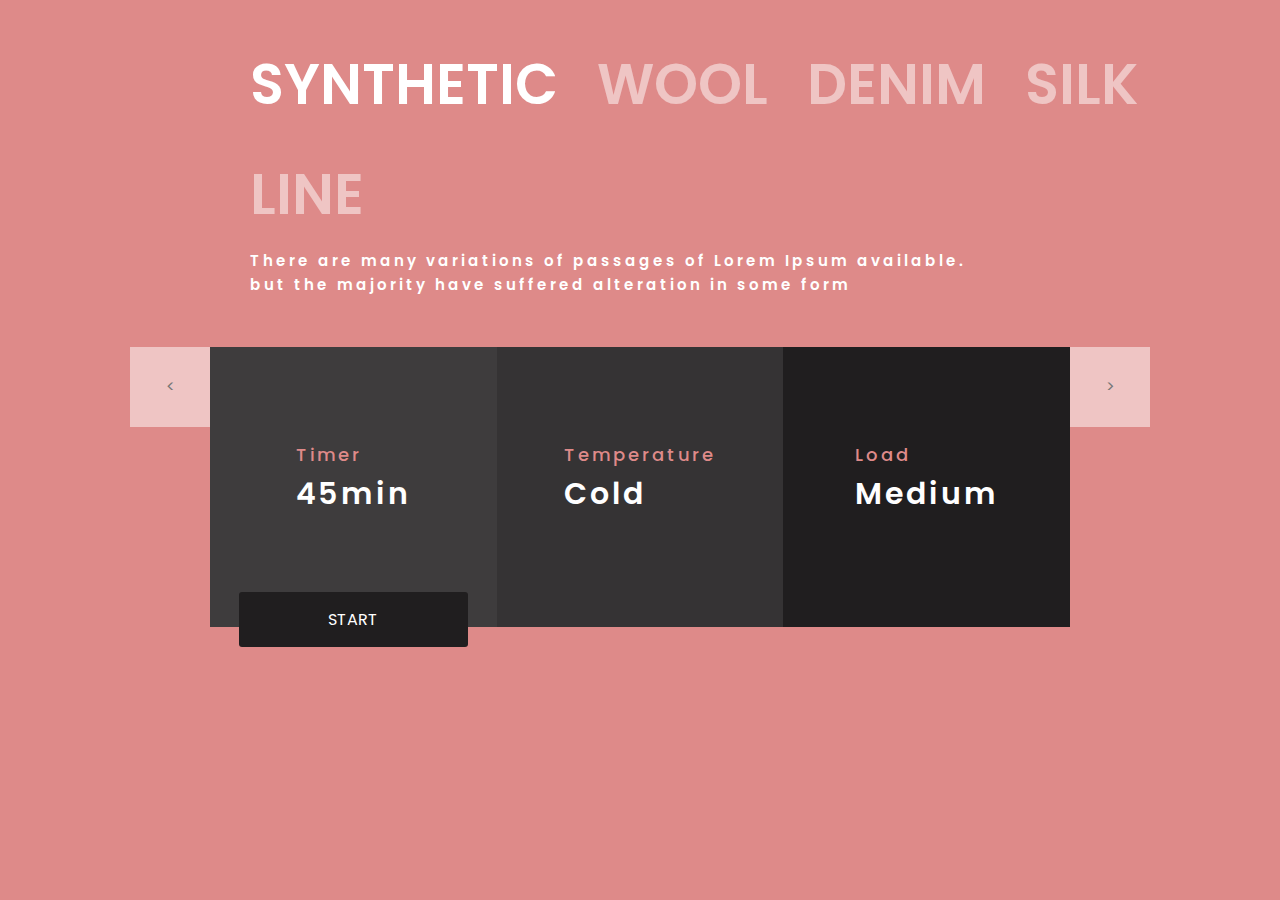
<file: Loop 2 - step 1/index.html>
<!DOCTYPE html>
<html lang="en">
<head>
  <meta charset="UTF-8">
  <meta name="viewport" content="width=device-width, initial-scale=1.0">
  <meta http-equiv="X-UA-Compatible" content="ie=edge">
  <title>Loop 2 - Step 1</title>
  <link href="https://fonts.googleapis.com/css?family=Roboto:400,500,700" rel="stylesheet">
  <link rel="stylesheet" href="css/main.css" />
</head>
<body>
  

  <div class="wrapper">
    <!-- Main slider -->
    <div class="slider_wrap">

      <!-- Main Slider Heading Navbar-->
      <div class="slider_heading">
        <ul class="slider_nav">
          <li class="active">Synthetic</li>
          <li>Wool</li>
          <li>Denim</li>
          <li>Silk</li>
          <li>Line</li>
        </ul>
        <div class="clearfix"></div>

        <p class="slider_subtitle">There are many variations of passages of Lorem Ipsum available. <br/>
        but the majority have suffered alteration in some form</p>        
      </div>
      <!-- Main Slider Heading Navbar-->

      <!-- Main Slider -->
      <div class="slider">
        <ul>
          <!-- Item -->
          <li>
            <div class="slider_content">
              <h4>Timer</h4>
              <h2>45min</h2>
            </div>
            <div class="slider_cta">Start</div>
          </li>
          <!-- Item -->

          <!-- Item -->
          <li>
            <div class="slider_content">
              <h4>Temperature</h4>
              <h2>Cold</h2>
            </div>
          </li>          
          <!-- Item -->
          
          <!-- Item -->
          <li>
            <div class="slider_content">
              <h4>Load</h4>
              <h2>Medium</h2>
            </div>
          </li>
          <!-- Item -->
        </ul>
        <div class="slider_btn prev"><</div>
        <div class="slider_btn next">></div>
      </div>
      <!-- Main Slider -->

    </div>
    <!-- Main slider -->
  </div>


</body>
</html>
</file>
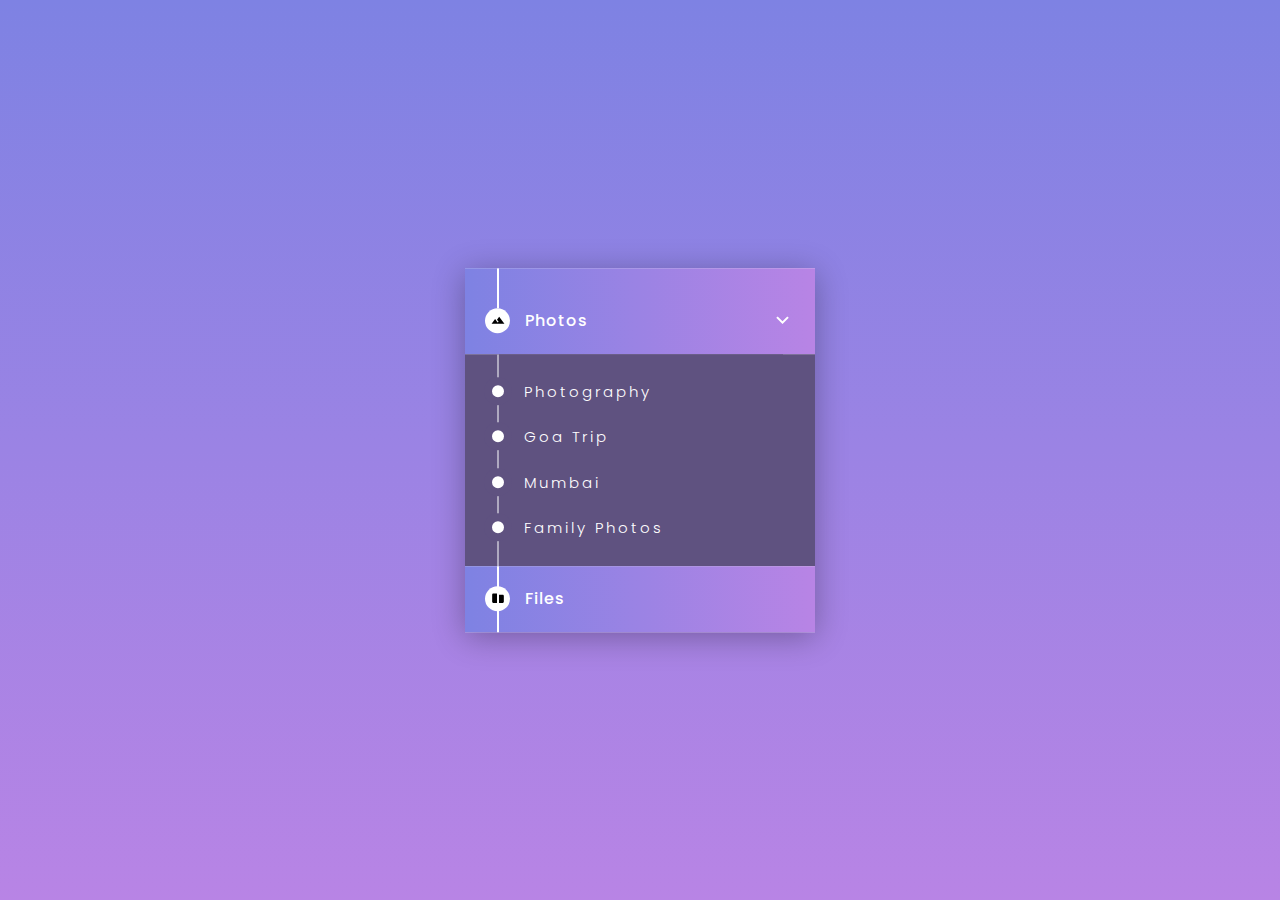
<file: loop 2 - step 3/index.html>
<!DOCTYPE html>
<html lang="en">
<head>
  <meta charset="UTF-8">
  <meta name="viewport" content="width=device-width, initial-scale=1.0">
  <meta http-equiv="X-UA-Compatible" content="ie=edge">
  <title>Loop 2 - Step 3</title>
  <link href="https://fonts.googleapis.com/css?family=Roboto:400,500,700" rel="stylesheet">
  <link rel="stylesheet" href="css/main.css" />
</head>
<body>


	<!-- Main Container -->
	<div class="files_box">
		<!-- Photos -->
		<div class="folder_main">
			<div class="folder_ico">
				<img src="img/photo.svg">
			</div>
			<div class="folder_name">
				Photos
			</div>
			<div class="folder_dropdown">
				<img src="img/arrow.svg">
			</div>
		</div>
		<!-- Photos -->

		<!-- Files Content -->
		<div class="folder_content">
			<ul class="folder_list">
				<li><a href="#">Photography</a></li>
				<li><a href="#">Goa Trip</a></li>
				<li><a href="#">Mumbai</a></li>
				<li><a href="#">Family Photos</a></li>
			</ul>
		</div>
		<!-- Files Content -->

		<!-- Photos -->
		<div class="folder_file">
			<div class="folder_file_ico">
				<img src="img/folder.svg">
			</div>
			<div class="folder_name">
				Files
			</div>
		</div>
		<!-- Photos -->

	</div>
	<!-- Main Container -->


</body>
</html>
</file>
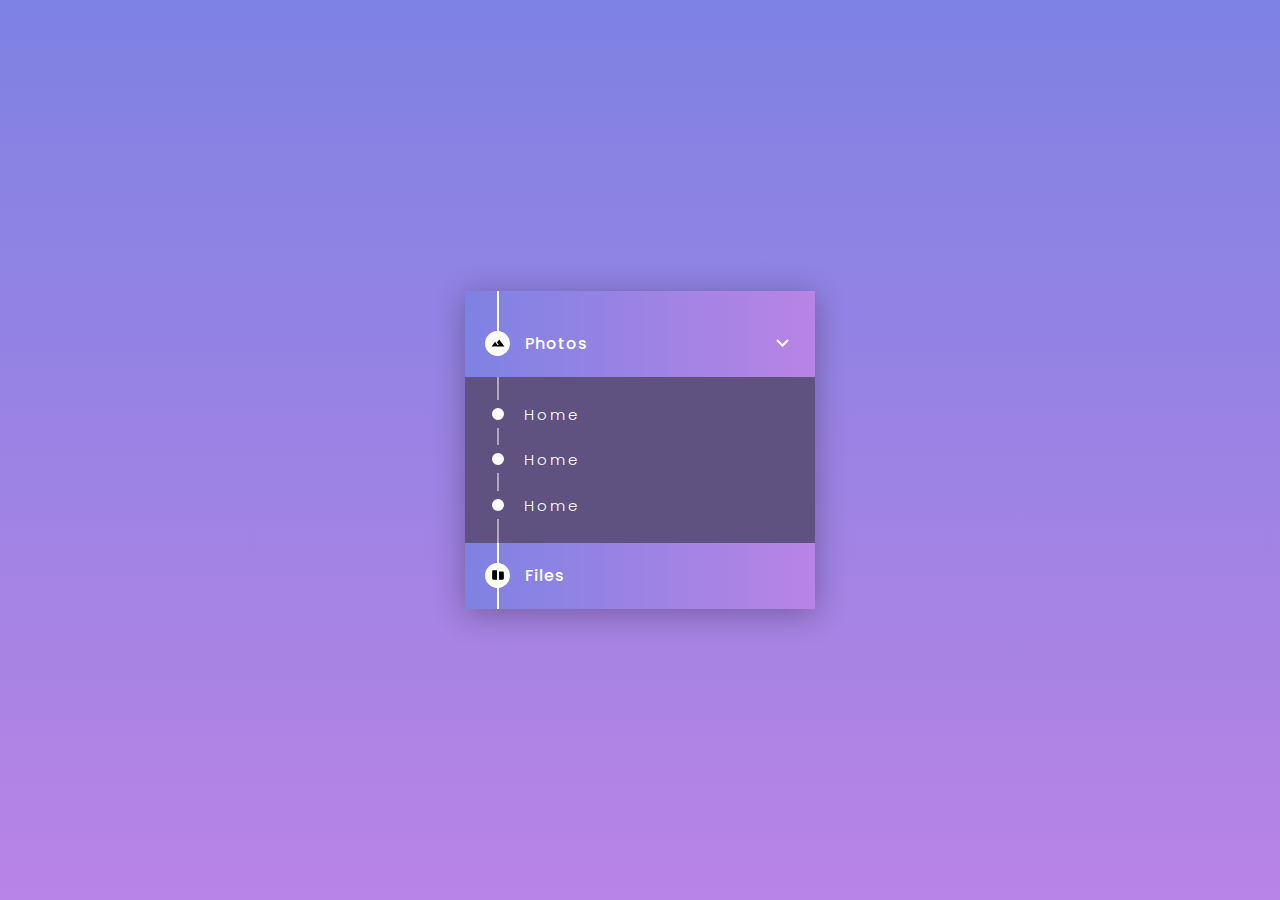
<file: loop 3 - step 3/index.html>
<!DOCTYPE html>
<html lang="en">
<head>
  <meta charset="UTF-8">
  <meta name="viewport" content="width=device-width, initial-scale=1.0">
  <meta http-equiv="X-UA-Compatible" content="ie=edge">
  <title>Loop 2 - Step 3</title>
  <link href="https://fonts.googleapis.com/css?family=Roboto:400,500,700" rel="stylesheet">
  <link rel="stylesheet" href="css/main.css" />
</head>
<body>


	<!-- Main Container -->
	<div class="files_box">
		<!-- Photos -->
		<div class="folder_main">
			<div class="folder_ico">
				<img src="img/photo.svg">
			</div>
			<div class="folder_name">
				Photos
			</div>
			<div class="folder_dropdown">
				<img src="img/arrow.svg">
			</div>
		</div>
		<!-- Photos -->

		<!-- Files Content -->
		<div class="folder_content">
			<ul class="folder_list">
				<li><a href="#">Home</a></li>
				<li><a href="#">Home</a></li>
				<li><a href="#">Home</a></li>
			</ul>
		</div>
		<!-- Files Content -->

		<!-- Photos -->
		<div class="folder_file">
			<div class="folder_file_ico">
				<img src="img/folder.svg">
			</div>
			<div class="folder_name">
				Files
			</div>
		</div>
		<!-- Photos -->

	</div>
	<!-- Main Container -->


</body>
</html>
</file>
<file: loop 1 - step 1/styles.css>
body{
	margin: 0px;
	padding: 0px;
	background-color: #85a5d4;
	font-family: 'Roboto', sans-serif;
}

p{font-size: 14px;}
.brandColor{color: #5475d8; }
.muted{color: #9e9e9e;}

.container{
	position: relative;
	overflow: hidden;
	width: 900px;
	margin: 0 auto;
	padding: 15px 15px;
	text-align: center;
	background: #ffffff;
	margin-top: 150px;
	border-radius: 3px;
	box-shadow: 0px 3px 20px 0px rgba(0,0,0,0.2);
}

.contentBox{
	position: relative;
	overflow: hidden;
	padding: 30px 0px;
	width: 300px;
	height: auto;
	min-height: 220px;
	background-color: #ffffff;
	float: left;
	/* Animate */
	transition: all 0.3s ease-in-out;
	-webkit-transition: all 0.3s ease-in-out;
	-moz-transition: all 0.3s ease-in-out;
	-o-transition: all 0.3s ease-in-out;
	-ms-transition: all 0.3s ease-in-out;
}

.contentBox:hover{
	background-color: rgba(133, 165, 212, 0.30);
	/* Animate */
	transition: all 0.3s ease-in-out;
	-webkit-transition: all 0.3s ease-in-out;
	-moz-transition: all 0.3s ease-in-out;
	-o-transition: all 0.3s ease-in-out;
	-ms-transition: all 0.3s ease-in-out;
}

.brandIco{
	width: 60px;
	height: 60px;
	line-height: 100px;
	margin: 0 auto;
	text-align: center;
}

.brandIco img{
	width: 60px;
}

.brandTitle{
	letter-spacing: 2px;
}

.currency{
	font-size: 1.6em;
	font-weight: 500;
}
</file>
<file: loop 1 - step 2/styles.css>
body{
	margin: 0px;
	padding: 0px;
	height: 100vh;
	color: #2a2a2a;
	letter-spacing: 2px;
	font-family: 'Roboto', sans-serif;
	background-image: url(img/background.jpg);
	background-repeat: no-repeat;
	background-size: cover;
	background-position: center;
}

p{ font-size: 14px;}

a{
	text-decoration: none;
	margin-bottom: 0px;
}

.brandColor{color: #5475d8; }
.muted{color: #9e9e9e;}


/* Card Design */
.nav_dots{
	display: block;
	text-align: center;
	max-width: 350px;
	margin: 0px auto;
	padding: 0px;
	padding-top: 10px;
	list-style: none;
}

.nav_dots li{
	display: inline-block;
	width: 6px;
	height: 6px;
	border-radius: 50px;
	text-align: center;
	margin: 0 auto;
	background-color: #cccccc;
}

.nav_dots .active{
	background-color: #888888;
}

.card{
	width: 350px;
	height: auto;
	background-color: #ffffff;
	border-radius: 5px;
	overflow: hidden;
	position: absolute;
	top: 50%;
	left: 50%;
	transform: translate(-50%, -50%);
	box-shadow: 0px 2px 20px 0px rgba(0,0,0,0.4);
}

.card_heading{
	padding-top: 0px;
	padding-bottom: 10px;
	position: relative;
	overflow: hidden;
}

.card_title{
	text-transform: uppercase;
	letter-spacing: 2px;
	text-align: center;
}

.card_list{
	margin: 0px;
	padding: 0px;
	list-style: none;
}

.card_list li a{
	position: relative;
	overflow: hidden;
	display: block;
	padding: 12px 0px;
	border-top: 1px solid #e0e0e0;
}

.card_list li a:hover{
	background-color: #e0e0e0;
}

.card_list_img{
	position: relative;
	overflow: hidden;
	float: left;
	width: 30%;
}

.card_list_img img{
	display: block;
	margin: 0 auto;
	width: 50px;
}

.card_list_title{
	float: left;
	width: 70%;
	padding: 8px 0px;
	text-transform: uppercase;
	font-size: 14px;
	font-weight: 600;
	color: #9e9e9e;
}

.card_list li .active{
	color: #2a2a2a;
}

.card_list li .active:after{
	content: "";
	width: 20px;
	height: 20px;
	background-image: url(img/check.svg);
	position: absolute;
	top: 15px;
	right: 15px;
}

/* Next Button */
.btn{
	position: relative;
	overflow: hidden;
	display: block;
	text-decoration: none;
	text-transform: uppercase;
	width: 100%;
	padding: 15px 0px;
	text-align: center;
	font-size: 14px;
	font-weight: 600;
	border: none;
}

.btn-default{
	background-color: #598bdd;
	color: #ffffff;
}

.btn-default:after{
	content: "";
	width: 20px;
	height: 20px;
	background-image: url(img/arrow.svg);
	background-repeat: no-repeat;
	background-size: 15px 15px;
	position: absolute;
}

.btn-default:active{
	transform: translateY(2px);
}
</file>
<file: loop 1 - step 3/styles.css>
body{
	margin: 0px;
	padding: 0px;
	height: 100vh;
	color: #2a2a2a;
	font-family: 'Roboto', sans-serif;
	background-color: #16a085;
}

p{ font-size: 14px;}

a{
	text-decoration: none;
	margin-bottom: 0px;
}

.brandColor{color: #5475d8; }
.muted{color: #9e9e9e;}
.clearfix{clear: both;}


/* Card Design */
.card{
	width: 500px;
	height: auto;
	min-height: 400px;
	background-color: #ffffff;
	border-radius: 3px;
	overflow: hidden;
	position: absolute;
	top: 50%;
	left: 50%;
	transform: translate(-50%, -50%);
	box-shadow: 0px 6px 30px 0px rgba(0,0,0,0.4);
	padding: 30px 70px;
	background-image: url(img/bicycle.png);
	background-repeat: no-repeat;
	background-size: cover;
	background-position: 0px 160px;
}

.card_heading{
	padding-top: 2px;
	padding-bottom: 15px;
	position: relative;
	overflow: hidden;
}

.card_heading_content{
	width: 80%;
	float: left;
	margin-top: 0px;
}

.card_title{
	margin-top: 5px;
	margin-bottom: 0px;
	font-weight: 700;
}

.card_heading_ico{
	float: right;
    cursor: pointer;
    width: 40px;
    height: 40px;
    margin: 5px;
    line-height: 54px;
    border-radius: 50px;
	text-align: center;
	box-shadow: 0px 0px 0 1px #cccccc;
	/* Animate */
	transition: all 0.3s ease-in-out; 
	-webkit-transition: all 0.3s ease-in-out; 
	-moz-transition: all 0.3s ease-in-out; 
	-o-transition: all 0.3s ease-in-out; 
	-ms-transition: all 0.3s ease-in-out; 
}

.card_heading_ico:hover{
	box-shadow: 0px 0px 0 4px #cccccc;
	/* Animate */
	transition: all 0.3s ease-in-out; 
	-webkit-transition: all 0.3s ease-in-out; 
	-moz-transition: all 0.3s ease-in-out; 
	-o-transition: all 0.3s ease-in-out; 
	-ms-transition: all 0.3s ease-in-out; 
}

/* Cart Lits */
.cart_list{
	margin: 0px;
	padding: 0px;
	list-style: none;
}

.cart_list li{
	width: 100%;
	display: inline-block;
	padding: 8px 0px;
}

.cart_list .cart_item_title{
	width: 80%;
	float: left;
	font-weight: 500;
}

.cart_item_cost{
	width: 20%;
	float: right;
	text-align: right;
}

.cart_item_amount{
	font-weight: 700;
	font-size: 1.4em;
}

.cart_total{
	color: #4a4a4a;
	font-size: 1.3em;
	text-transform: uppercase;
}
</file>
<file: loop 1 - step 4/styles.css>
body{
	margin: 0px;
	padding: 0px;
	height: 100vh;
	color: #2a2a2a;
	font-family: 'Roboto', sans-serif;
	background: rgba(207,221,232,1);
	background: -moz-linear-gradient(top, rgba(207,221,232,1) 0%, rgba(140,172,200,1) 100%);
	background: -webkit-gradient(left top, left bottom, color-stop(0%, rgba(207,221,232,1)), color-stop(100%, rgba(140,172,200,1)));
	background: -webkit-linear-gradient(top, rgba(207,221,232,1) 0%, rgba(140,172,200,1) 100%);
	background: -o-linear-gradient(top, rgba(207,221,232,1) 0%, rgba(140,172,200,1) 100%);
	background: -ms-linear-gradient(top, rgba(207,221,232,1) 0%, rgba(140,172,200,1) 100%);
	background: linear-gradient(to bottom, rgba(207,221,232,1) 0%, rgba(140,172,200,1) 100%);
	filter: progid:DXImageTransform.Microsoft.gradient( startColorstr='#cfdde8', endColorstr='#8cacc8', GradientType=0 );
}

p{ font-size: 14px;}

a{
	text-decoration: none;
	margin-bottom: 0px;
}

.brandColor{color: #5475d8; }
.muted{color: #cccccc;}
.clearfix{clear: both;}


/* Card Design */
.card{
	width: 350px;
	height: auto;
	background-color: #ffffff;
	overflow: hidden;
	position: absolute;
	top: 50%;
	left: 50%;
	transform: translate(-50%, -50%);
	box-shadow: 0px 6px 30px 0px rgba(0,0,0,0.4);
}

.card_heading{
	padding-top: 5px;
	padding-bottom: 5px;
	position: relative;
	overflow: hidden;
	background-color: #6a96d8;
}

.card_title li{
	color: #ffffff;
	text-transform: uppercase;
	font-weight: 500;
}

.card_close{
	position: relative;
	right: 20px;
	overflow: hidden;
	float: right;
	width: 20px;
	height: 20px;
	cursor: pointer;
	opacity: 0.5;
}
.card_close img{
	width: 20px;
}

.card_close:hover{
	opacity: 1;
}

.card_chat{
	margin: 15px 15px;
	/*background-color: #eeeeee;*/
}

/* Chat Box Main */
.chat_divider{
	width: 100%;
	height: 1px;
	background-color: #cccccc;
	position: relative;
	margin-bottom: 15px;
}
.chat_day{
	margin-bottom: -20px;
	text-transform: uppercase;
	position: absolute;
	top: 0px;
	left: 50%;
	transform: translate(-50%, -50%);
	padding: 3px 10px;
	background-color: #ffffff;
	color: #cccccc;
}

/* Chat Left */
.chat_left{
	text-align: left;
	margin-bottom: 15px;
	position: relative;
}

.chat_time{
	display: block;
}

.chat_content{
	position: relative;
	width: 70%;
	padding: 8px 10px;
	margin-top: 5px;
	margin-left: 12px;
	background-color: #e6edf6;
	border-radius: 3px;
}

.chat_cone{
   	position: absolute;
    top: 0px;
    left: -10px;
    width: 0;
    height: 0;
    border-top: 0px solid transparent;
    border-bottom: 15px solid transparent;
    border-right: 12px solid #e6edf6;
}

.chat_content_text{
	color: #666;
	line-height: 1.2;
	font-size: 14px;
	font-weight: 400;
}

.chat_ico{
	width: 24px;
	display: inline-block;
}

/* Chat Right */
.chat_right{
	text-align: right;
	margin-bottom: 15px;
	position: relative;
}
.chat_content_right{
	float: right;
	position: relative;
	width: 70%;
	padding: 8px 10px;
	margin-top: 5px;
	margin-right: 12px;
	background-color: #f2f2f2;
	border-radius: 3px;
}

.chat_cone_right{
   	position: absolute;
    top: 0px;
    right: -10px;
    width: 0;
    height: 0;
    border-top: 0px solid transparent;
    border-bottom: 15px solid transparent;
    border-left: 12px solid #f2f2f2;
}

.chat_text{
	border: 0px;
	width: 70%;
	padding: 5px 12px;
}

.chat_text:focus,
.chat_text:hover,
.chat_text:active{
	outline: 0px;
	border:0px;
}

.chat_submit{
	border: 0px;
	width: 20%;
	padding: 5px 12px;	
	background-color: transparent;
	color: #6a96d8;
	font-weight: 700;
	text-transform: uppercase;
	cursor: pointer;
}
</file>
<file: loop 1 - step 5/styles.css>
body{
	margin: 0px;
	padding: 0px;
	height: 100vh;
	color: #2a2a2a;
	letter-spacing: 1px;
	font-family: 'Roboto', sans-serif;
	background-image: url(img/background.jpg);
	background-repeat: no-repeat;
	background-position: center;
	background-size: cover;
}

p{ font-size: 14px;}

a{
	text-decoration: none;
	margin-bottom: 0px;
}

span{
	display: block;
}

.brandColor{color: #5475d8; }
.muted{color: #cccccc;}
.clearfix{clear: both;}


/* Card Design */
.card{
	width: 300px;
	height: auto;
	padding: 30px 30px;
	border-radius: 3px;
	background-color: #ffffff;
	overflow: hidden;
	position: absolute;
	top: 50%;
	left: 50%;
	transform: translate(-50%, -50%);
	box-shadow: 0px 6px 30px 0px rgba(0,0,0,0.4);
}

.card_heading{
	position: relative;
	overflow: hidden;
	margin-bottom: 60px;
}

.card_flight_from{
	width: 40%;
	float: left;
}

.flight_dest{
	font-family: "Prompt", sans-serif;
	font-size: 3em;
	font-weight: 700;
	color: #3b8acf;
	margin-bottom: 0px;
	line-height: 1.2;
}

.card_flight_sep{
	width: 20%;
	float: left;
}

.flight_divider{
	width: 40px;
	height: 5px;
	margin: 35px auto;
	background-color: #d5e7f4;
}

.card_flight_to{
	width: 40%;
	float: left;
	text-align: right;
}

.col_33{
	width: 33.33%;
	float: left;
	position: relative;
	overflow: hidden;
}

.col__50{
	width: 50%;
	float: left;
}

.flight_wrap{
	margin-bottom: 12px;
}

.flight_title_sec{
	text-transform: uppercase;
}
.flight_subtitle{
	margin-top: 5px;
	margin-bottom: 0px;
	font-size: 15px;
}

.flight_qr{
	display: block;
	width: 100%;
}
</file>
<file: loop 1 - step 6/styles.css>
body{
	margin: 0px;
	padding: 0px;
	height: 100vh;
	color: #2a2a2a;
	letter-spacing: 1px;
	font-family: 'Roboto', sans-serif;
	background: rgba(73,155,234,1);
	background: -moz-linear-gradient(left, rgba(73,155,234,1) 0%, rgba(32,124,229,1) 100%);
	background: -webkit-gradient(left top, right top, color-stop(0%, rgba(73,155,234,1)), color-stop(100%, rgba(32,124,229,1)));
	background: -webkit-linear-gradient(left, rgba(73,155,234,1) 0%, rgba(32,124,229,1) 100%);
	background: -o-linear-gradient(left, rgba(73,155,234,1) 0%, rgba(32,124,229,1) 100%);
	background: -ms-linear-gradient(left, rgba(73,155,234,1) 0%, rgba(32,124,229,1) 100%);
	background: linear-gradient(to right, rgba(73,155,234,1) 0%, rgba(32,124,229,1) 100%);
	filter: progid:DXImageTransform.Microsoft.gradient( startColorstr='#499bea', endColorstr='#207ce5', GradientType=1 );
}

p{ font-size: 14px;}

a{
	text-decoration: none;
	margin-bottom: 0px;
}

span{
	display: inline-block;
}

ul{
	list-style: none;
	margin: 0px;
	padding: 0px;
}

.brandColor{color: #5475d8; }
.muted{color: #9e9e9e;}
.clearfix{clear: both;}



.col_70{
	width: 70%;
	position: relative;
	overflow: hidden;
	float: left;
}

.col_30{
	width: 30%;
	position: relative;
	overflow: hidden;
	float: left;
}

/* Card Design */
.card{
	width: 900px;
	height: auto;
	border-radius: 5px;
	background-color: #ffffff;
	overflow: hidden;
	position: absolute;
	top: 50%;
	left: 50%;
	transform: translate(-50%, -50%);
	box-shadow: 0px 6px 30px 0px rgba(0,0,0,0.4);
}

.card_wrap{
	padding: 30px 60px;
}

.card_heading{
	position: relative;
	overflow: hidden;
	margin-bottom: 60px;
}

.card_title{
	font-size: 3em;
	font-weight: 300;
	margin-bottom: 15px;
}

.card_subtitle{
	margin-bottom: 5px;
	margin-top: 0px;
}

/* Social List */
.social_list{
	margin-bottom: 60px;
}

.social_list li{
	/*border: 1px solid #eeeeee;*/
	position: relative;
	overflow: hidden;
}

.social_link{
	display: block;
	position: relative;
	overflow: hidden;
	cursor: pointer;
	margin-bottom: 15px;
	padding: 15px 20px;
	box-shadow: 0px 1px 3px 0px rgba(0,0,0,0.10);
}

.social_ico{
	width: 40%;
	display: inline-grid;
	float: left;
	position: relative;
}

.social_ico img{
	width: 20px;
}

.social_text{
	position: relative;
	width: 60%;
	display: inline;
	float: left;
	text-transform: uppercase;
	font-size: 12px;
	font-weight: 600;
	margin: 5px 0px;
}

.card_email{
	font-size: 12px;
	font-weight: 600;
}

.card_signup{
	font-size: 12px;
	font-weight: 600;
	text-transform: uppercase;
}

.cardd_cover{
	width: 100%;
	height: auto;
	min-height: 570px;
	background-image: url(img/side.jpg);
	background-position: center;
	background-size: cover;
	background-repeat: no-repeat;
}
</file>
<file: loop 1 - step 8/styles.css>
body{
	margin: 0px;
	padding: 0px;
	height: 100vh;
	letter-spacing: 1px;
	font-family: 'Roboto', sans-serif;
	background: #f8ebe9;
	color: #2a2a2a;
}

p{ 
	font-size: 18px;
	font-weight: 400;
}

a{
	text-decoration: none;
	margin-bottom: 0px;
}

span{
	display: inline-block;
}

ul{
	list-style: none;
	margin: 0px;
	padding: 0px;
}

img{
	width: 100%;
	max-width: 100%;
}

.brandColor{color: #5475d8; }
.muted{color: #9e9e9e;}
.clearfix{clear: both;}

.float_left{float: left;}
.float_right{float: right;}

.divider{
	width: 50px;
	height: 4px;
	background-color: #E37B62;
	margin-bottom: 15px;
}

.col_60{
	width: 60%;
	position: relative;
	overflow: hidden;
	float: left;
}

.col_40{
	width: 40%;
	position: relative;
	overflow: hidden;
	float: left;
}

.col_50{
	width: 50%;
	position: relative;
	overflow: hidden;
	float: left;
}

/* Card Design */
.card{
	width: 800px;
	height: auto;
	background-color: #ffffff;
	overflow: hidden;
	position: absolute;
	top: 50%;
	left: 50%;
	transform: translate(-50%, -50%);
	box-shadow: 0px 40px 40px -20px rgba(0,0,0,0.2);
}

.card_wrap{
	padding: 15px 30px;
}

.card_menu{
	list-style: none;
	margin: 0px 0px;
	padding: 10px 0px;
}

.card_menu li{
	text-transform: uppercase;
	display: inline;
	position: relative;
	color: #888;
	font-size: 12px;
	padding-left: 20px;
	cursor: pointer;
	font-weight: 500;
}

.card_menu li:hover{
	color: #2a2a2a;
}

.card_menu_text:before{
	content: "";
	width: 20px;
	height: 20px;
	position: absolute;
	top: 0px;
	left: -5px;
	background-image: url(img/arrow-back.svg);
	background-size: 14px 14px;
	background-repeat: no-repeat;
	opacity: 0.3;
}

.card_menu_text:hover:before{
	opacity: 1;	
}


.card_menu .active{
	color: #2a2a2a;
	font-weight: 700;
}


.card_left{
	height: auto;
	min-height: 460px;
	background-color: #484956;
	color: #ffffff;
	background-image: url(img/background.jpg);
	background-repeat: no-repeat;
	background-position: 0px 0px;
	background-size: cover;
}


/* right Div */
.card_right{
	height: auto;
	min-height: 460px;
}

.card_heading{
	position: relative;
	height: auto;
	padding: 0px 10px;
}

.card_title{
	margin-top: 60px;
	margin-bottom: 15px;
	font-size: 3.5em;
	font-family: 'Playfair Display';
	font-weight: normal;
	color: #000000;
	line-height: 1.2;
}
.card_subtitle{
	margin-top: 0px;
	font-family: 'Playfair Display';
	font-weight: normal;
}

.card_city_img{
	display: inline-block;
	cursor: pointer;
}

.city_play{
	width: 20px;
	height: 20px;
	line-height: 20px;
	border-radius: 50px;
	padding: 10px;
	background-color: rgba(255,255,255,0.8);
	position: absolute;
	top: 12%;
	left: 50%;
	transform: translate(-50%, 50%);
}

.card_city_gallery{
	text-transform: uppercase;
	font-size: 10px;
	font-weight: 500;
}

.card_city_ico{
	width: 15px;
    padding: 2px 2px;
    position: relative;
    top: 6px;
}

.card_city_des{
	color: #2a2a2a;
	margin: 0px;
	font-family: 'Roboto';
	font-weight: normal;
	font-size: 14px;
	line-height: 1.6;
	padding-left: 30px;
}

.copyright{
	position: absolute;
	bottom: 20px;
	right: 40px;
	color: #9e9e9e;
}
</file>
<file: loop 1 - step 9/styles.css>
body{
	margin: 0px;
	padding: 0px;
	height: 100vh;
	letter-spacing: 1px;
	font-family: 'Roboto', sans-serif;
	background-color: #f7cd75;
	color: #2a2a2a;
}

p{ 
	font-size: 18px;
	font-weight: 400;
}

a{
	text-decoration: none;
	margin-bottom: 0px;
}

span{
	display: inline-block;
}

ul{
	list-style: none;
	margin: 0px;
	padding: 0px;
}

img{
	width: 100%;
	max-width: 100%;
}

.brandColor{color: #5475d8; }
.color_white{color: #ffffff;}
.light_background{background-color: #48495b;}
.muted{color: #9e9e9e;}
.clearfix{clear: both;}

.float_left{float: left;}
.float_right{float: right;}

.divider{
	width: 50px;
	height: 4px;
	background-color: #E37B62;
	margin-bottom: 15px;
}

.col_65{
	width: 65%;
	position: relative;
	overflow: hidden;
	float: left;
}

.col_35{
	width: 35%;
	position: relative;
	overflow: hidden;
	float: left;
}

.col_50{
	width: 50%;
	position: relative;
	overflow: hidden;
	float: left;
}

/* Card Design */
.card{
	width: 800px;
	height: auto;
	border-radius: 5px;
	background-color: #ffffff;
	overflow: hidden;
	position: absolute;
	top: 50%;
	left: 50%;
	transform: translate(-50%, -50%);
	box-shadow: 0px 40px 40px -20px rgba(0,0,0,0.2);
}

.card_wrap{
	position: relative;
	overflow: hidden;
	max-height: 400px;
	-webkit-transition: all 1s ease-in-out;
	-moz-transition: all 1s ease-in-out;
	-o-transition: all 1s ease-in-out;
	-ms-transition: all 1s ease-in-out;
	transition: all 1s ease-in-out;
}

.card_left{
	height: auto;
	max-height: 400px;
	position: relative;
	padding: 15px 30px;
}
.card_right{
	height: auto;
	max-height: 400px;
	position: relative;
	padding: 15px 30px;
}

.scroll_div:hover{
	overflow-y: scroll;
	-webkit-transition: all 1s ease-in-out;
	-moz-transition: all 1s ease-in-out;
	-o-transition: all 1s ease-in-out;
	-ms-transition: all 1s ease-in-out;
	transition: all 1s ease-in-out;
}

.scroll_div::-webkit-scrollbar-track{
	border-radius: 10px;
	background-color: transparent;
}

.scroll_div::-webkit-scrollbar{
	width: 6px;
	background-color: transparent;
}

.scroll_div::-webkit-scrollbar-thumb{
	border-radius: 10px;
	background-color: #9e9e9e;
}

.card_header{
	min-width: 220px;
	position: relative;
	overflow: hidden;
	padding: 20px 0px;
	margin-bottom: 15px;
}

.card_header_right{
	width: 460px;
	border-bottom: 1px solid #eeeeee;
}

.header_title{
	font-size: 1.2em;
	font-weight: 500;
}

.header_ico img{
	width: 24px;
	filter: brightness(0) invert(1);
}

.header_bal{
	font-size: 1.3em;
	font-weight: bold;	
}

.card_item{
	width: 210px;
	position: relative;
	overflow: hidden;
	border-radius: 5px;
	padding: 10px 5px;
	margin-bottom: 30px;
	background-color: #ffffff;
	/* Animate */	
	-webkit-transition: all 0.2s ease-in-out;
	-moz-transition: all 0.2s ease-in-out;
	-o-transition: all 0.2s ease-in-out;
	-ms-transition: all 0.2s ease-in-out;
	transition: all 0.2s ease-in-out;
}
.card_item:hover{
	transform: scale(1.040);
	/* Animate */	
	-webkit-transition: all 0.2s ease-in-out;
	-moz-transition: all 0.2s ease-in-out;
	-o-transition: all 0.2s ease-in-out;
	-ms-transition: all 0.2s ease-in-out;
	transition: all 0.2s ease-in-out;
}

.card_ico{width: 75px;}
.card_number{padding: 0px 10px;}
.card_valid{padding: 0px 10px;font-size: 12px;}


/* Right side */
.card_list{
	position: relative;
	width: 460px;
	padding: 10px 0px;
	margin-bottom: 15px;
	/* Animate */
	-webkit-transition: all 0.2s ease-in-out;
	-moz-transition: all 0.2s ease-in-out;
	-o-transition: all 0.2s ease-in-out;
	-ms-transition: all 0.2s ease-in-out;
	transition: all 0.2s ease-in-out;
}
.card_list:hover{
	transform: scale(1.030);
	/* Animate */
	-webkit-transition: all 0.2s ease-in-out;
	-moz-transition: all 0.2s ease-in-out;
	-o-transition: all 0.2s ease-in-out;
	-ms-transition: all 0.2s ease-in-out;
	transition: all 0.2s ease-in-out;
}

.list_ico{
	width: 16px;
	height: 16px;
	line-height: 16px;
	padding: 2px;
	text-align: center;
	border-radius: 100px;
	font-weight: 300;
	box-shadow: 0px 0px 1px 0px rgba(0,0,0,0.4);
	position: absolute;
	top: 25px;
}

.list_details{
	width: 310px;
	float: left;
	padding-left: 50px;
}

.list_title,
.list_subtitle{
	margin-top: 0px;
	margin-bottom: 5px;
}

.list_subtitle{font-size: 12px;}

.list_cost{
	width: 100px;
	float: left;
	text-align: right;
	padding: 8px 0px;
	color: #48495b;
	font-weight: 700;
}

.added_cost{
	color: #9ccc65;
}
</file>
<file: loop 1 - step 10/css/main.css>
/*!
*	Theme Name 		: AppLanding 
    Description		: App landing page
* 	Framework Type 	: Bulma
*	Author 			: UIGRID
*	Author Profile 	: http://www.uigrid.com/
* 	Author Email 	: hello@uigrid.com / gridthemes@gmail.com
*	Version 		: 1.0
*/

/*--------------------------------------------------------------
#	Default Styles
--------------------------------------------------------------*/
@import url('https://fonts.googleapis.com/css?family=Poppins:400,500,600,700,800');

body{
	margin: 0px;
	padding: 0px;
	background-color: #ffffff;
	color: #777777;
	line-height: 1.6;
	font-family: 'Poppins', sans-serif;
	font-smooth: always;
	-webkit-font-smoothing: antialiased;
	-moz-font-smoothing: antialiased;
}

article,aside,details,figcaption,figure,
footer,header,hgroup,menu,nav,section, span { 
    display:block;
}

h1{ font-size: 36px;}
h2{ font-size: 30px;}
h3{ font-size: 24px;}
h4{ font-size: 18px;}
h5{ font-size: 14px;}
h6{ font-size: 12px;}

h1, h2, h3, h4, h5, h6{
	color: #1b1b1b;
	letter-spacing: 3px;
}

p, a{
	font-size: 15px;
	letter-spacing: 3px;
}

h1, h2, h3, h4, h5, h6, p, blockquote, button, dl, table, pre {
  padding: 0;
  margin: 0px;
  margin-bottom: 15px;
  position: relative;
  -webkit-font-smoothing: antialiased;
}

ul, ol{
	list-style: none; 
	margin: 0px; 
	padding: 0px;
}

a{color: #000000; text-decoration: none; font-weight: 500;}
a:hover{color: #2a2a2a; text-decoration: none; outline: 0;}
a:focus, a:visited, a:active{outline: 0; text-decoration: none;}

img {
	display: block;
	width: 100%;
	max-width: 100%;
	height: auto;
	border: 0;
	-ms-interpolation-mode: bicubic;
}

/*--------------------------------------------------------------
#	Theme Styles - ReUsable styles
--------------------------------------------------------------*/
.section{
	border-top: 1px solid #eeeeee;
}

.section-background-1{
	background-image: url(../img/runners.jpg);
	background-size: cover;
	background-position: center;
	background-repeat: no-repeat;
}

.light-background{
	background-color: #eeeeee;
}


/*--------------------------------------------------------------
#	Theme Styles - Navbar / Cover
--------------------------------------------------------------*/
.hero .navbar{
	padding-top: 30px;
}

.navbar-end .navbar-item{
	color: #9e9e9e;
}
.navbar-end .navbar-item:hover{
	color: #3273dc;
}

.navbar-item .is-active{
	color: #3273dc;	
}

.navbar-item img{
	width: 30px;
	max-height: 120px;
}

.navbar-input{
	border: none;
	border-radius: 0px;
	border-bottom: 1px solid #9e9e9e;
	margin-top: 22px;
	outline: none;
	box-shadow: none;
	font-weight: 500;
	text-transform: capitalize;
}
.navbar-input:hover,
.navbar-input:active,
.navbar-input:focus{
	outline: none;
	box-shadow: none;
}


.hero.is-primary a.navbar-item.is-active,
.hero.is-primary a.navbar-item:hover{
	background-color: transparent;
}

.hero-cover{
	background-image: url(../img/watches.jpg);
	background-size: 600px;
	background-position: right -180px bottom -20px;
	background-repeat: no-repeat;
}

.hero.is-primary a.navbar-item:hover{
	border-bottom: 1px solid #9e9e9e;
}


.hero-body .title{
	font-size: 3em;
	margin-bottom: 40px;
	font-weight: 700;
}

.hero-body .subtitle{
	font-size: 1em;
	line-height: 1.6;
	padding-left: 30px;
	border-left: 2px solid #dddddd;
}


/*--------------------------------------------------------------
#	Theme Styles - Services
--------------------------------------------------------------*/
.content_box .title{
	position: relative;
	overflow: hidden;
	margin-bottom: 30px;
}

.content_box .title{
	font-size: 1.2em;
	text-transform: uppercase;
}

.content_box .button-link{
	font-size: .8em;
	color: #9e9e9e;
}
.content_box:hover .button-link{
	font-size: .8em;
	color: #3273dc;
}


/*--------------------------------------------------------------
#	Theme Styles - Hero Section
--------------------------------------------------------------*/
.hero-section .title{
	font-size: 3em;
	margin-bottom: 60px;
	text-shadow: 0px 3px 10px rgba(0,0,0,0.2);
}


/*--------------------------------------------------------------
#	Theme Styles - Hero Section CTA
--------------------------------------------------------------*/
.hero-section-cta .title{
	font-size: 3em;
	color: #ffffff;
	text-shadow: 0px 3px 10px rgba(0,0,0,0.2);
}
.hero-section-cta .subtitle{
	color: #ffffff;
}


/*--------------------------------------------------------------
#	Theme Styles - Footer
--------------------------------------------------------------*/
.is-footer{
	padding: 80px 0px;
}

.is-footer .breadcrumb{
	position: relative;
	overflow: hidden;
	padding: 10px 0px;
	color: #9e9e9e;
}

.is-footer .breadcrumb a{
	color: #9e9e9e;
}
.is-footer .breadcrumb a:hover{
	color: #3273dc;
}
.is-footer .social ul li{
	float: left;
	margin-right: 15px;
}

.is-footer .social ul li a{
	display: block;
	width: 45px;
	height: 45px;
	line-height: 45px;
	border-radius: 100%;
	text-align: center;
	border: 1px solid #9e9e9e;
	color: #9e9e9e;	
}
.is-footer .social ul li a:hover{
	color: #3273dc;	
	border: 1px solid #3273dc;	
}

.is-footer .social ul li a svg{
	margin-left: -2px;
}
</file>
<file: loop 1 - step 10/css/fa-svg-with-js.css>
/*!
 * Font Awesome Free 5.0.13 by @fontawesome - https://fontawesome.com
 * License - https://fontawesome.com/license (Icons: CC BY 4.0, Fonts: SIL OFL 1.1, Code: MIT License)
 */
svg:not(:root).svg-inline--fa {
  overflow: visible; }

.svg-inline--fa {
  display: inline-block;
  font-size: inherit;
  height: 1em;
  overflow: visible;
  vertical-align: -.125em; }
  .svg-inline--fa.fa-lg {
    vertical-align: -.225em; }
  .svg-inline--fa.fa-w-1 {
    width: 0.0625em; }
  .svg-inline--fa.fa-w-2 {
    width: 0.125em; }
  .svg-inline--fa.fa-w-3 {
    width: 0.1875em; }
  .svg-inline--fa.fa-w-4 {
    width: 0.25em; }
  .svg-inline--fa.fa-w-5 {
    width: 0.3125em; }
  .svg-inline--fa.fa-w-6 {
    width: 0.375em; }
  .svg-inline--fa.fa-w-7 {
    width: 0.4375em; }
  .svg-inline--fa.fa-w-8 {
    width: 0.5em; }
  .svg-inline--fa.fa-w-9 {
    width: 0.5625em; }
  .svg-inline--fa.fa-w-10 {
    width: 0.625em; }
  .svg-inline--fa.fa-w-11 {
    width: 0.6875em; }
  .svg-inline--fa.fa-w-12 {
    width: 0.75em; }
  .svg-inline--fa.fa-w-13 {
    width: 0.8125em; }
  .svg-inline--fa.fa-w-14 {
    width: 0.875em; }
  .svg-inline--fa.fa-w-15 {
    width: 0.9375em; }
  .svg-inline--fa.fa-w-16 {
    width: 1em; }
  .svg-inline--fa.fa-w-17 {
    width: 1.0625em; }
  .svg-inline--fa.fa-w-18 {
    width: 1.125em; }
  .svg-inline--fa.fa-w-19 {
    width: 1.1875em; }
  .svg-inline--fa.fa-w-20 {
    width: 1.25em; }
  .svg-inline--fa.fa-pull-left {
    margin-right: .3em;
    width: auto; }
  .svg-inline--fa.fa-pull-right {
    margin-left: .3em;
    width: auto; }
  .svg-inline--fa.fa-border {
    height: 1.5em; }
  .svg-inline--fa.fa-li {
    width: 2em; }
  .svg-inline--fa.fa-fw {
    width: 1.25em; }

.fa-layers svg.svg-inline--fa {
  bottom: 0;
  left: 0;
  margin: auto;
  position: absolute;
  right: 0;
  top: 0; }

.fa-layers {
  display: inline-block;
  height: 1em;
  position: relative;
  text-align: center;
  vertical-align: -.125em;
  width: 1em; }
  .fa-layers svg.svg-inline--fa {
    -webkit-transform-origin: center center;
            transform-origin: center center; }

.fa-layers-text, .fa-layers-counter {
  display: inline-block;
  position: absolute;
  text-align: center; }

.fa-layers-text {
  left: 50%;
  top: 50%;
  -webkit-transform: translate(-50%, -50%);
          transform: translate(-50%, -50%);
  -webkit-transform-origin: center center;
          transform-origin: center center; }

.fa-layers-counter {
  background-color: #ff253a;
  border-radius: 1em;
  -webkit-box-sizing: border-box;
          box-sizing: border-box;
  color: #fff;
  height: 1.5em;
  line-height: 1;
  max-width: 5em;
  min-width: 1.5em;
  overflow: hidden;
  padding: .25em;
  right: 0;
  text-overflow: ellipsis;
  top: 0;
  -webkit-transform: scale(0.25);
          transform: scale(0.25);
  -webkit-transform-origin: top right;
          transform-origin: top right; }

.fa-layers-bottom-right {
  bottom: 0;
  right: 0;
  top: auto;
  -webkit-transform: scale(0.25);
          transform: scale(0.25);
  -webkit-transform-origin: bottom right;
          transform-origin: bottom right; }

.fa-layers-bottom-left {
  bottom: 0;
  left: 0;
  right: auto;
  top: auto;
  -webkit-transform: scale(0.25);
          transform: scale(0.25);
  -webkit-transform-origin: bottom left;
          transform-origin: bottom left; }

.fa-layers-top-right {
  right: 0;
  top: 0;
  -webkit-transform: scale(0.25);
          transform: scale(0.25);
  -webkit-transform-origin: top right;
          transform-origin: top right; }

.fa-layers-top-left {
  left: 0;
  right: auto;
  top: 0;
  -webkit-transform: scale(0.25);
          transform: scale(0.25);
  -webkit-transform-origin: top left;
          transform-origin: top left; }

.fa-lg {
  font-size: 1.33333em;
  line-height: 0.75em;
  vertical-align: -.0667em; }

.fa-xs {
  font-size: .75em; }

.fa-sm {
  font-size: .875em; }

.fa-1x {
  font-size: 1em; }

.fa-2x {
  font-size: 2em; }

.fa-3x {
  font-size: 3em; }

.fa-4x {
  font-size: 4em; }

.fa-5x {
  font-size: 5em; }

.fa-6x {
  font-size: 6em; }

.fa-7x {
  font-size: 7em; }

.fa-8x {
  font-size: 8em; }

.fa-9x {
  font-size: 9em; }

.fa-10x {
  font-size: 10em; }

.fa-fw {
  text-align: center;
  width: 1.25em; }

.fa-ul {
  list-style-type: none;
  margin-left: 2.5em;
  padding-left: 0; }
  .fa-ul > li {
    position: relative; }

.fa-li {
  left: -2em;
  position: absolute;
  text-align: center;
  width: 2em;
  line-height: inherit; }

.fa-border {
  border: solid 0.08em #eee;
  border-radius: .1em;
  padding: .2em .25em .15em; }

.fa-pull-left {
  float: left; }

.fa-pull-right {
  float: right; }

.fa.fa-pull-left,
.fas.fa-pull-left,
.far.fa-pull-left,
.fal.fa-pull-left,
.fab.fa-pull-left {
  margin-right: .3em; }

.fa.fa-pull-right,
.fas.fa-pull-right,
.far.fa-pull-right,
.fal.fa-pull-right,
.fab.fa-pull-right {
  margin-left: .3em; }

.fa-spin {
  -webkit-animation: fa-spin 2s infinite linear;
          animation: fa-spin 2s infinite linear; }

.fa-pulse {
  -webkit-animation: fa-spin 1s infinite steps(8);
          animation: fa-spin 1s infinite steps(8); }

@-webkit-keyframes fa-spin {
  0% {
    -webkit-transform: rotate(0deg);
            transform: rotate(0deg); }
  100% {
    -webkit-transform: rotate(360deg);
            transform: rotate(360deg); } }

@keyframes fa-spin {
  0% {
    -webkit-transform: rotate(0deg);
            transform: rotate(0deg); }
  100% {
    -webkit-transform: rotate(360deg);
            transform: rotate(360deg); } }

.fa-rotate-90 {
  -ms-filter: "progid:DXImageTransform.Microsoft.BasicImage(rotation=1)";
  -webkit-transform: rotate(90deg);
          transform: rotate(90deg); }

.fa-rotate-180 {
  -ms-filter: "progid:DXImageTransform.Microsoft.BasicImage(rotation=2)";
  -webkit-transform: rotate(180deg);
          transform: rotate(180deg); }

.fa-rotate-270 {
  -ms-filter: "progid:DXImageTransform.Microsoft.BasicImage(rotation=3)";
  -webkit-transform: rotate(270deg);
          transform: rotate(270deg); }

.fa-flip-horizontal {
  -ms-filter: "progid:DXImageTransform.Microsoft.BasicImage(rotation=0, mirror=1)";
  -webkit-transform: scale(-1, 1);
          transform: scale(-1, 1); }

.fa-flip-vertical {
  -ms-filter: "progid:DXImageTransform.Microsoft.BasicImage(rotation=2, mirror=1)";
  -webkit-transform: scale(1, -1);
          transform: scale(1, -1); }

.fa-flip-horizontal.fa-flip-vertical {
  -ms-filter: "progid:DXImageTransform.Microsoft.BasicImage(rotation=2, mirror=1)";
  -webkit-transform: scale(-1, -1);
          transform: scale(-1, -1); }

:root .fa-rotate-90,
:root .fa-rotate-180,
:root .fa-rotate-270,
:root .fa-flip-horizontal,
:root .fa-flip-vertical {
  -webkit-filter: none;
          filter: none; }

.fa-stack {
  display: inline-block;
  height: 2em;
  position: relative;
  width: 2em; }

.fa-stack-1x,
.fa-stack-2x {
  bottom: 0;
  left: 0;
  margin: auto;
  position: absolute;
  right: 0;
  top: 0; }

.svg-inline--fa.fa-stack-1x {
  height: 1em;
  width: 1em; }

.svg-inline--fa.fa-stack-2x {
  height: 2em;
  width: 2em; }

.fa-inverse {
  color: #fff; }

.sr-only {
  border: 0;
  clip: rect(0, 0, 0, 0);
  height: 1px;
  margin: -1px;
  overflow: hidden;
  padding: 0;
  position: absolute;
  width: 1px; }

.sr-only-focusable:active, .sr-only-focusable:focus {
  clip: auto;
  height: auto;
  margin: 0;
  overflow: visible;
  position: static;
  width: auto; }
</file>
<file: Loop 2 - step 1/css/main.css>
/*!
*	Theme Name 		: AppLanding
    Description		: App landing page
* 	Framework Type 	: Bulma
*	Author 			: UIGRID
*	Author Profile 	: http://www.uigrid.com/
* 	Author Email 	: hello@uigrid.com / gridthemes@gmail.com
*	Version 		: 1.0
*/

/*--------------------------------------------------------------
#	Default Styles
--------------------------------------------------------------*/
@import url('https://fonts.googleapis.com/css?family=Poppins:400,500,600,700,800');

body{
	margin: 0px;
	padding: 0px;
	background-color: #de8a89;
	color: #777777;
	line-height: 1.6;
	font-family: 'Poppins', sans-serif;
	font-smooth: always;
	-webkit-font-smoothing: antialiased;
	-moz-font-smoothing: antialiased;
}

article,aside,details,figcaption,figure,
footer,header,hgroup,menu,nav,section, span {
    display:block;
}

h1{ font-size: 36px;}
h2{ font-size: 30px;}
h3{ font-size: 24px;}
h4{ font-size: 18px;}
h5{ font-size: 14px;}
h6{ font-size: 12px;}

h1, h2, h3, h4, h5, h6{
	color: #1b1b1b;
	letter-spacing: 3px;
}

p, a{
	font-size: 15px;
	letter-spacing: 3px;
}

h1, h2, h3, h4, h5, h6, p, blockquote, button, dl, table, pre {
  padding: 0;
  margin: 0px;
  margin-bottom: 15px;
  position: relative;
  -webkit-font-smoothing: antialiased;
}

ul, ol{
	list-style: none;
	margin: 0px;
	padding: 0px;
}

a{color: #000000; text-decoration: none; font-weight: 500;}
a:hover{color: #2a2a2a; text-decoration: none; outline: 0;}
a:focus, a:visited, a:active{outline: 0; text-decoration: none;}

img {
	display: block;
	width: 100%;
	max-width: 100%;
	height: auto;
	border: 0;
	-ms-interpolation-mode: bicubic;
}

/*--------------------------------------------------------------
#	Theme Styles - ReUsable styles
--------------------------------------------------------------*/
.section{
	border-top: 1px solid #eeeeee;
}

.section-background-1{
	background-image: url(../img/runners.jpg);
	background-size: cover;
	background-position: center;
	background-repeat: no-repeat;
}

.light-background{
	background-color: #eeeeee;
}

.clearfix {
	clear: both;
	overflow: auto;
}


/*--------------------------------------------------------------
#	Theme Styles - Slider
--------------------------------------------------------------*/
.slider_wrap{
	margin: 30px auto;
	position: relative;
}

.slider_heading{
	margin-left: 250px;
}

.slider_nav{
	list-style: none;
	padding: 0px;
	margin: 0px;
}

.slider_nav li{
	display: inline-block;
	padding: 10px 0px;
	padding-right: 35px;
	font-size: 3.5em;
	font-weight: 600;
	text-transform: uppercase;
	color: rgba(255,255,255,0.5);
}

.slider_nav .active{
	color: #ffffff;
}
.slider_nav li:hover{
	color: rgba(255,255,255,0.8);
}

.slider_subtitle{
	color: #ffffff;
	font-weight: 600;
}

.slider{
	position: relative;
	margin: 0 auto;
	margin-top: 50px;
	width: 860px;
	box-shadow: 0px 12px 50px -11px rgba(0,0,0,0.5);
}

.slider ul li{
	width: 33.33%;
	height: 280px;
	position: relative;
	float: left;
}
.slider ul li:nth-child(1){
	background-color: #3e3c3d;
}
.slider ul li:nth-child(2){
	background-color: #353334;
}
.slider ul li:nth-child(3){
	background-color: #201e1f;
}

.slider_content{
	position: absolute;
	top: 50%;
	left: 50%;
	transform: translate(-50%, -50%);
}

.slider_content h4{
	color: #de8a89;
	font-weight: 500;
	margin-bottom: 0px;
}

.slider_content h2{
	color: #ffffff;
	font-weight: 600;
}

.slider_cta{
	display: inline-block;
	width: 80%;
	margin: 0 auto;
	padding: 15px 0px;
	text-align: center;
	text-transform: uppercase;
	background-color: #201e1f;
	color: #ffffff;
	position: absolute;
	left: 10%;
	bottom: -20px;
	border-radius: 3px;
	transition: all 0.2s ease-in-out;
}

.slider_cta:hover{
	transition: all 0.2s ease-in-out;
	bottom: -16px;
}


.slider_btn{
	width: 80px;
	height: 80px;
	line-height: 80px;
	text-align: center;
	background-color: rgba(255,255,255,0.5);
}

.slider_btn:hover{
	background-color: rgba(255,255,255,0.8);	
}

.prev{
	position: absolute;
	top: 0px;
	left: -80px;
}

.next{
	position: absolute;
	top: 0px;
	right: -80px;
}
</file>
<file: loop 2 - step 3/css/main.css>
/*!
*	Theme Name 		: AppLanding
    Description		: App landing page
* 	Framework Type 	: Bulma
*	Author 			: UIGRID
*	Author Profile 	: http://www.uigrid.com/
* 	Author Email 	: hello@uigrid.com / gridthemes@gmail.com
*	Version 		: 1.0
*/

/*--------------------------------------------------------------
#	Default Styles
--------------------------------------------------------------*/
@import url('https://fonts.googleapis.com/css?family=Poppins:400,500,600,700,800');

body{
	margin: 0px;
	padding: 0px;
	height: 100vh;
	color: #777777;
	line-height: 1.6;
	letter-spacing: 1px;
	font-family: 'Poppins', sans-serif;
	font-smooth: always;
	-webkit-font-smoothing: antialiased;
	-moz-font-smoothing: antialiased;
	/* Background Gradient */
	background: rgb(184,132,229);
	background: -moz-linear-gradient(0deg, rgba(184,132,229,1) 0%, rgba(126,130,227,1) 100%);
	background: -webkit-linear-gradient(0deg, rgba(184,132,229,1) 0%, rgba(126,130,227,1) 100%);
	background: linear-gradient(0deg, rgba(184,132,229,1) 0%, rgba(126,130,227,1) 100%);
	filter: progid:DXImageTransform.Microsoft.gradient(startColorstr="#b884e5",endColorstr="#7e82e3",GradientType=1);
}

article,aside,details,figcaption,figure,
footer,header,hgroup,menu,nav,section, span {
    display:block;
}

h1{ font-size: 36px;}
h2{ font-size: 30px;}
h3{ font-size: 24px;}
h4{ font-size: 18px;}
h5{ font-size: 14px;}
h6{ font-size: 12px;}

h1, h2, h3, h4, h5, h6{
	color: #1b1b1b;
	letter-spacing: 3px;
}

p, a{
	font-size: 15px;
	letter-spacing: 3px;
}

h1, h2, h3, h4, h5, h6, p, blockquote, button, dl, table, pre {
  padding: 0;
  margin: 0px;
  margin-bottom: 15px;
  position: relative;
  -webkit-font-smoothing: antialiased;
}

ul, ol{
	list-style: none;
	margin: 0px;
	padding: 0px;
}

a{color: #000000; text-decoration: none; font-weight: 500;}
a:hover{color: #2a2a2a; text-decoration: none; outline: 0;}
a:focus, a:visited, a:active{outline: 0; text-decoration: none;}

img {
	display: block;
	width: 100%;
	max-width: 100%;
	height: auto;
	border: 0;
	-ms-interpolation-mode: bicubic;
}

/*--------------------------------------------------------------
#	Theme Styles - ReUsable styles
--------------------------------------------------------------*/
.section{
	border-top: 1px solid #eeeeee;
}

.section-background-1{
	background-image: url(../img/runners.jpg);
	background-size: cover;
	background-position: center;
	background-repeat: no-repeat;
}

.light-background{
	background-color: #eeeeee;
}

.clearfix {
	clear: both;
	overflow: auto;
}


/*--------------------------------------------------------------
#	Theme Styles - Message
--------------------------------------------------------------*/
.files_box{
	width: 350px;
	height: auto;
	padding-bottom: 0px;
	background-color: #ffffff;
	position: absolute;
	top: 50%;
	left: 50%;
	transform: translate(-50%, -50%);
	box-shadow: 0px 5px 30px 0px rgba(0,0,0,0.3);
}

.folder_main{
	position: relative;
	overflow: hidden;
	/* Gradient Background */
	background: rgb(126,130,227);
	background: -moz-linear-gradient(90deg, rgba(126,130,227,1) 0%, rgba(184,132,229,1) 100%);
	background: -webkit-linear-gradient(90deg, rgba(126,130,227,1) 0%, rgba(184,132,229,1) 100%);
	background: linear-gradient(90deg, rgba(126,130,227,1) 0%, rgba(184,132,229,1) 100%);
	filter: progid:DXImageTransform.Microsoft.gradient(startColorstr="#7e82e3",endColorstr="#b884e5",GradientType=1);
	color: #ffffff;
	padding: 20px 20px;
	padding-top: 40px;
}

.folder_ico{
	width: 25px;
	height: 25px;
	line-height: 25px;
	border-radius: 50px;
	background-color: #ffffff;
	position: relative;
	float: left;
	margin-right: 15px;
}

.folder_ico:before{
    display: block;
	content: "";
	width: 2px;
	height: 40px;
	background-color: #ffffff;
	position: absolute;
	top: -40px;
	left: 12px;
	z-index: 1;
}

.folder_ico img{
	display: block;
	width: 14px;
	text-align: center;
	margin: 0 auto;
	margin-top: 5px;
}

.folder_name{
	float: left;
	font-weight: 500;
}

.folder_dropdown{
	width: 25px;
	height: 25px;
	line-height: 25px;
	position: relative;
	float: right;
	cursor: pointer;
}

.folder_dropdown img{
	display: block;
	width: 25px;
	display: block;
	margin: 0 auto;
	line-height: 25px;
}

.folder_content{
	background-color: #5f5280;
	position: relative;
	overflow: hidden;
}

.folder_list{
	margin: 0px 32px;
	padding: 15px 0px;
	border-left: 2px solid rgba(255,255,255, 0.5);
	background-color: #5f5280;	
}

.folder_list li{
	padding: 10px 25px;
}

.folder_list li:before{
	display: block;
	content: "";
	width: 12px;
	height: 12px;
	line-height: 10px;
	border-radius: 50px;
	margin-top: -2px;
	border: 8px solid #5f5280;
	background-color: #ffffff;
	position: absolute;
	left: 19px;
}

.folder_list li a{
	color: #ffffff;
	font-weight: 300;
}

.folder_list li a:hover{
	color: #cccccc;
}


.folder_file{
	position: relative;
	overflow: hidden;
	/* Gradient Background */
	background: rgb(126,130,227);
	background: -moz-linear-gradient(90deg, rgba(126,130,227,1) 0%, rgba(184,132,229,1) 100%);
	background: -webkit-linear-gradient(90deg, rgba(126,130,227,1) 0%, rgba(184,132,229,1) 100%);
	background: linear-gradient(90deg, rgba(126,130,227,1) 0%, rgba(184,132,229,1) 100%);
	filter: progid:DXImageTransform.Microsoft.gradient(startColorstr="#7e82e3",endColorstr="#b884e5",GradientType=1);
	color: #ffffff;
	padding: 20px 20px;
}

.folder_file_ico{
	width: 25px;
	height: 25px;
	line-height: 25px;
	border-radius: 50px;
	background-color: #ffffff;
	position: relative;
	float: left;
	margin-right: 15px;
}

.folder_file_ico:before{
    display: block;
	content: "";
	width: 2px;
	height: 100px;
	background-color: #ffffff;
	position: absolute;
	top: -40px;
	left: 12px;
	z-index: 1;
}

.folder_file_ico img{
	display: block;
	width: 14px;
	text-align: center;
	margin: 0 auto;
	margin-top: 5px;
}






















.message_heading{
	position: relative;
	overflow: hidden;
}

.message_title{
	float: left;
	font-weight: 500;
}

.message_close{
	float: right;
	margin: 6px 10px;
	cursor: pointer;
}

.user_msg{
	width: 125%;
	padding: 30px 30px;
	margin-top: 40px;
	background-color: #ffffff;
}

.user_profile{
	width: 70px;
	margin-top: -70px;
	margin-bottom: 10px;
}
.user_profile img{
	border-radius: 100%;
}


.field{
	border-bottom: 1px solid #dddddd;
	margin-bottom: 10px;
}

.field label{
	text-transform: uppercase;
	font-size: 12px;
	color: #9e9e9e;
	letter-spacing: 1px;
}

input,textarea{
	border: none !important;
	border-color: transparent !important;
	border-radius: 0px !important;
	box-shadow: none !important;
	padding: 0px !important;
	color: #000000;
	font-weight: 500;
}

/* Input */
input::-webkit-input-placeholder { /* Chrome/Opera/Safari */
  color: #666666 !important;
  font-weight: 400;
}
input::-moz-placeholder { /* Firefox 19+ */
  color: #666666 !important;
  font-weight: 400;
}
input:-ms-input-placeholder { /* IE 10+ */
  color: #666666 !important;
  font-weight: 400;
}
input:-moz-placeholder { /* Firefox 18- */
  color: #666666 !important;
  font-weight: 400;
}

/* Textarea */
textarea::-webkit-input-placeholder { /* Chrome/Opera/Safari */
  color: #666666 !important;
  font-weight: 400;
}
textarea::-moz-placeholder { /* Firefox 19+ */
  color: #666666 !important;
  font-weight: 400;
}
textarea:-ms-input-placeholder { /* IE 10+ */
  color: #666666 !important;
  font-weight: 400;
}
textarea:-moz-placeholder { /* Firefox 18- */
  color: #666666 !important;
  font-weight: 400;
}

.btn_control{
	cursor: pointer;
	border: 0px;
	font-size: 1em;
	font-weight: 500;
	padding: 10px 15px;
	color: #666;
	background-color: transparent;
	float: right;
}

.btn_control:hover{
	color: #2a2a2a;
}

.btn_control:focus{
	outline: 0px;
	box-shadow: 0px;
}
</file>
<file: loop 3 - step 3/css/main.css>
/*!
*	Theme Name 		: AppLanding
    Description		: App landing page
* 	Framework Type 	: Bulma
*	Author 			: UIGRID
*	Author Profile 	: http://www.uigrid.com/
* 	Author Email 	: hello@uigrid.com / gridthemes@gmail.com
*	Version 		: 1.0
*/

/*--------------------------------------------------------------
#	Default Styles
--------------------------------------------------------------*/
@import url('https://fonts.googleapis.com/css?family=Poppins:400,500,600,700,800');

body{
	margin: 0px;
	padding: 0px;
	height: 100vh;
	color: #777777;
	line-height: 1.6;
	letter-spacing: 1px;
	font-family: 'Poppins', sans-serif;
	font-smooth: always;
	-webkit-font-smoothing: antialiased;
	-moz-font-smoothing: antialiased;
	/* Background Gradient */
	background: rgb(184,132,229);
	background: -moz-linear-gradient(0deg, rgba(184,132,229,1) 0%, rgba(126,130,227,1) 100%);
	background: -webkit-linear-gradient(0deg, rgba(184,132,229,1) 0%, rgba(126,130,227,1) 100%);
	background: linear-gradient(0deg, rgba(184,132,229,1) 0%, rgba(126,130,227,1) 100%);
	filter: progid:DXImageTransform.Microsoft.gradient(startColorstr="#b884e5",endColorstr="#7e82e3",GradientType=1);
}

article,aside,details,figcaption,figure,
footer,header,hgroup,menu,nav,section, span {
    display:block;
}

h1{ font-size: 36px;}
h2{ font-size: 30px;}
h3{ font-size: 24px;}
h4{ font-size: 18px;}
h5{ font-size: 14px;}
h6{ font-size: 12px;}

h1, h2, h3, h4, h5, h6{
	color: #1b1b1b;
	letter-spacing: 3px;
}

p, a{
	font-size: 15px;
	letter-spacing: 3px;
}

h1, h2, h3, h4, h5, h6, p, blockquote, button, dl, table, pre {
  padding: 0;
  margin: 0px;
  margin-bottom: 15px;
  position: relative;
  -webkit-font-smoothing: antialiased;
}

ul, ol{
	list-style: none;
	margin: 0px;
	padding: 0px;
}

a{color: #000000; text-decoration: none; font-weight: 500;}
a:hover{color: #2a2a2a; text-decoration: none; outline: 0;}
a:focus, a:visited, a:active{outline: 0; text-decoration: none;}

img {
	display: block;
	width: 100%;
	max-width: 100%;
	height: auto;
	border: 0;
	-ms-interpolation-mode: bicubic;
}

/*--------------------------------------------------------------
#	Theme Styles - ReUsable styles
--------------------------------------------------------------*/
.section{
	border-top: 1px solid #eeeeee;
}

.section-background-1{
	background-image: url(../img/runners.jpg);
	background-size: cover;
	background-position: center;
	background-repeat: no-repeat;
}

.light-background{
	background-color: #eeeeee;
}

.clearfix {
	clear: both;
	overflow: auto;
}


/*--------------------------------------------------------------
#	Theme Styles - Message
--------------------------------------------------------------*/
.files_box{
	width: 350px;
	height: auto;
	padding-bottom: 0px;
	background-color: #ffffff;
	position: absolute;
	top: 50%;
	left: 50%;
	transform: translate(-50%, -50%);
	box-shadow: 0px 5px 30px 0px rgba(0,0,0,0.3);
}

.folder_main{
	position: relative;
	overflow: hidden;
	/* Gradient Background */
	background: rgb(126,130,227);
	background: -moz-linear-gradient(90deg, rgba(126,130,227,1) 0%, rgba(184,132,229,1) 100%);
	background: -webkit-linear-gradient(90deg, rgba(126,130,227,1) 0%, rgba(184,132,229,1) 100%);
	background: linear-gradient(90deg, rgba(126,130,227,1) 0%, rgba(184,132,229,1) 100%);
	filter: progid:DXImageTransform.Microsoft.gradient(startColorstr="#7e82e3",endColorstr="#b884e5",GradientType=1);
	color: #ffffff;
	padding: 20px 20px;
	padding-top: 40px;
}

.folder_ico{
	width: 25px;
	height: 25px;
	line-height: 25px;
	border-radius: 50px;
	background-color: #ffffff;
	position: relative;
	float: left;
	margin-right: 15px;
}

.folder_ico:before{
    display: block;
	content: "";
	width: 2px;
	height: 40px;
	background-color: #ffffff;
	position: absolute;
	top: -40px;
	left: 12px;
	z-index: 1;
}

.folder_ico img{
	display: block;
	width: 14px;
	text-align: center;
	margin: 0 auto;
	margin-top: 5px;
}

.folder_name{
	float: left;
	font-weight: 500;
}

.folder_dropdown{
	width: 25px;
	height: 25px;
	line-height: 25px;
	position: relative;
	float: right;
	cursor: pointer;
}

.folder_dropdown img{
	display: block;
	width: 25px;
	display: block;
	margin: 0 auto;
	line-height: 25px;
}

.folder_content{
	background-color: #5f5280;
	position: relative;
	overflow: hidden;
}

.folder_list{
	margin: 0px 32px;
	padding: 15px 0px;
	border-left: 2px solid rgba(255,255,255, 0.5);
	background-color: #5f5280;	
}

.folder_list li{
	padding: 10px 25px;
}

.folder_list li:before{
	display: block;
	content: "";
	width: 12px;
	height: 12px;
	line-height: 10px;
	border-radius: 50px;
	margin-top: -2px;
	border: 8px solid #5f5280;
	background-color: #ffffff;
	position: absolute;
	left: 19px;
}

.folder_list li a{
	color: #ffffff;
	font-weight: 300;
}

.folder_list li a:hover{
	color: #cccccc;
}


.folder_file{
	position: relative;
	overflow: hidden;
	/* Gradient Background */
	background: rgb(126,130,227);
	background: -moz-linear-gradient(90deg, rgba(126,130,227,1) 0%, rgba(184,132,229,1) 100%);
	background: -webkit-linear-gradient(90deg, rgba(126,130,227,1) 0%, rgba(184,132,229,1) 100%);
	background: linear-gradient(90deg, rgba(126,130,227,1) 0%, rgba(184,132,229,1) 100%);
	filter: progid:DXImageTransform.Microsoft.gradient(startColorstr="#7e82e3",endColorstr="#b884e5",GradientType=1);
	color: #ffffff;
	padding: 20px 20px;
}

.folder_file_ico{
	width: 25px;
	height: 25px;
	line-height: 25px;
	border-radius: 50px;
	background-color: #ffffff;
	position: relative;
	float: left;
	margin-right: 15px;
}

.folder_file_ico:before{
    display: block;
	content: "";
	width: 2px;
	height: 100px;
	background-color: #ffffff;
	position: absolute;
	top: -40px;
	left: 12px;
	z-index: 1;
}

.folder_file_ico img{
	display: block;
	width: 14px;
	text-align: center;
	margin: 0 auto;
	margin-top: 5px;
}






















.message_heading{
	position: relative;
	overflow: hidden;
}

.message_title{
	float: left;
	font-weight: 500;
}

.message_close{
	float: right;
	margin: 6px 10px;
	cursor: pointer;
}

.user_msg{
	width: 125%;
	padding: 30px 30px;
	margin-top: 40px;
	background-color: #ffffff;
}

.user_profile{
	width: 70px;
	margin-top: -70px;
	margin-bottom: 10px;
}
.user_profile img{
	border-radius: 100%;
}


.field{
	border-bottom: 1px solid #dddddd;
	margin-bottom: 10px;
}

.field label{
	text-transform: uppercase;
	font-size: 12px;
	color: #9e9e9e;
	letter-spacing: 1px;
}

input,textarea{
	border: none !important;
	border-color: transparent !important;
	border-radius: 0px !important;
	box-shadow: none !important;
	padding: 0px !important;
	color: #000000;
	font-weight: 500;
}

/* Input */
input::-webkit-input-placeholder { /* Chrome/Opera/Safari */
  color: #666666 !important;
  font-weight: 400;
}
input::-moz-placeholder { /* Firefox 19+ */
  color: #666666 !important;
  font-weight: 400;
}
input:-ms-input-placeholder { /* IE 10+ */
  color: #666666 !important;
  font-weight: 400;
}
input:-moz-placeholder { /* Firefox 18- */
  color: #666666 !important;
  font-weight: 400;
}

/* Textarea */
textarea::-webkit-input-placeholder { /* Chrome/Opera/Safari */
  color: #666666 !important;
  font-weight: 400;
}
textarea::-moz-placeholder { /* Firefox 19+ */
  color: #666666 !important;
  font-weight: 400;
}
textarea:-ms-input-placeholder { /* IE 10+ */
  color: #666666 !important;
  font-weight: 400;
}
textarea:-moz-placeholder { /* Firefox 18- */
  color: #666666 !important;
  font-weight: 400;
}

.btn_control{
	cursor: pointer;
	border: 0px;
	font-size: 1em;
	font-weight: 500;
	padding: 10px 15px;
	color: #666;
	background-color: transparent;
	float: right;
}

.btn_control:hover{
	color: #2a2a2a;
}

.btn_control:focus{
	outline: 0px;
	box-shadow: 0px;
}
</file>
